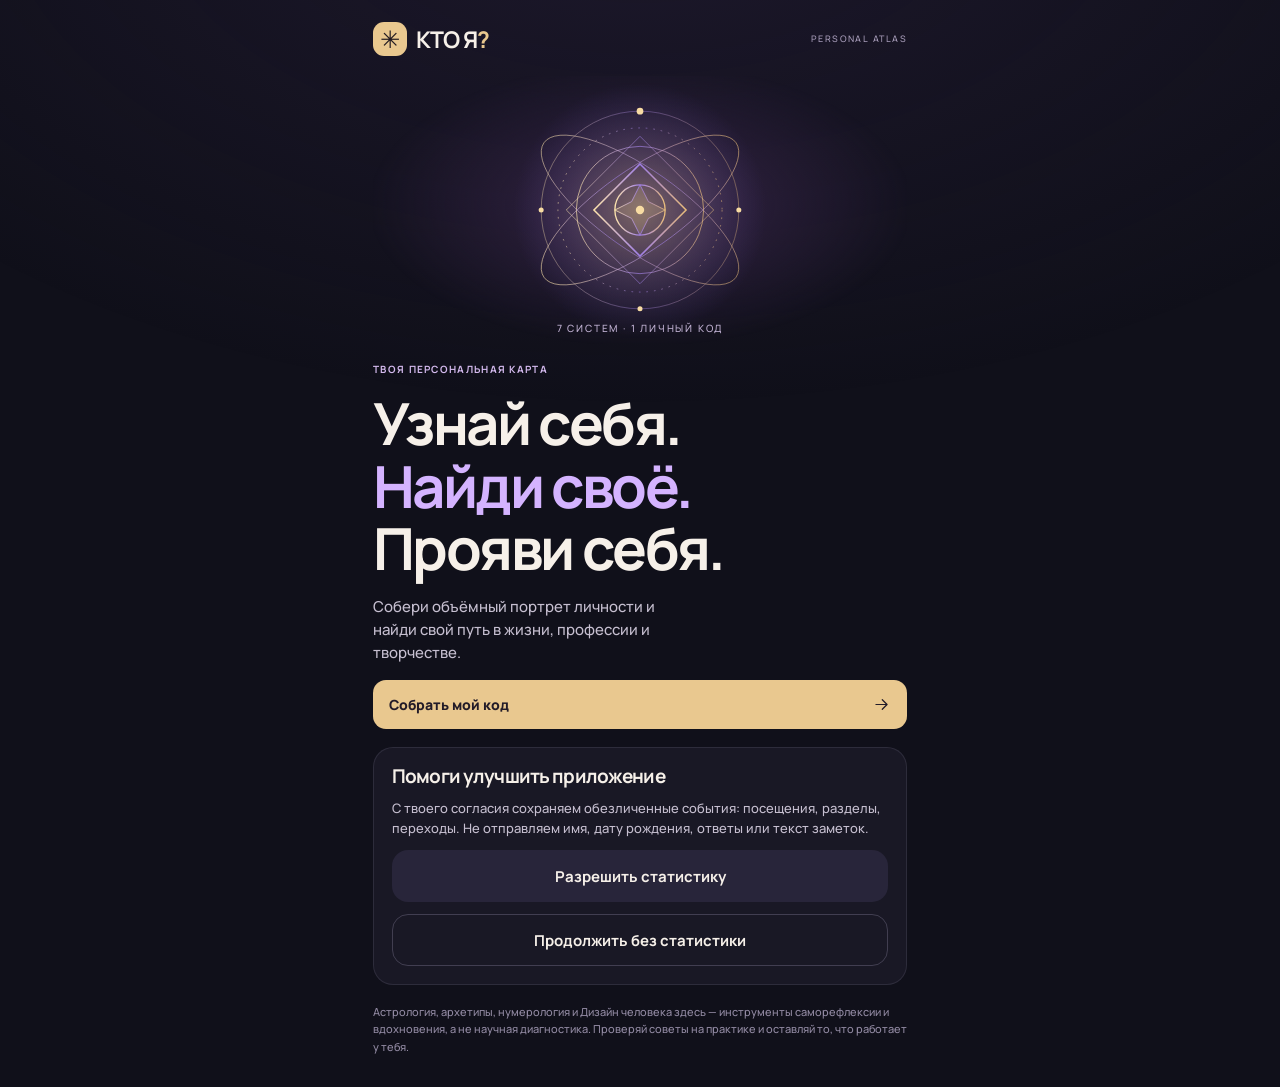
<file: index.html>
<!doctype html>
<html lang="ru">
<head>
  <meta charset="utf-8">
  <meta name="viewport" content="width=device-width, initial-scale=1, maximum-scale=1, viewport-fit=cover">
  <meta name="color-scheme" content="dark">
  <meta name="theme-color" content="#090C18">
  <title>КТО Я? — персональная карта личности</title>
  <link rel="preconnect" href="https://fonts.googleapis.com">
  <link rel="preconnect" href="https://fonts.gstatic.com" crossorigin>
  <link href="https://fonts.googleapis.com/css2?family=Unbounded:wght@500;700&family=Manrope:wght@400;500;600;700&display=swap" rel="stylesheet">
  <link rel="stylesheet" href="css/style.css">
  <link rel="stylesheet" href="css/orbit.css">
  <script src="https://telegram.org/js/telegram-web-app.js"></script>
</head>
<body>
  <div class="glow" aria-hidden="true"></div>
  <main id="app" class="app"></main>
  <nav id="tabbar" class="tabbar" hidden></nav>
  <div id="toast" class="toast" role="status" aria-live="polite"></div>

  <script src="vendor/astronomy.browser.min.js"></script>
  <script src="js/config.js"></script>
  <script src="js/analytics.js"></script>
  <script src="js/data.js"></script>
  <script src="js/cities-extra.js"></script>
  <script src="js/natal-data.js"></script>
  <script src="js/astro.js"></script>
  <script src="js/forecast-2027.js"></script>
  <script src="js/hd.js"></script>
  <script src="js/archetypes.js"></script>
  <script src="js/passports.js"></script>
  <script src="js/numer-data.js"></script>
  <script src="js/numer-grow.js"></script>
  <script src="js/systems.js"></script>
  <script src="js/hd-data.js"></script>
  <script src="js/synth.js"></script>
  <script src="js/niches-more.js"></script>
  <script src="js/niches.js"></script>
  <script src="js/hooks.js"></script>
  <script src="js/niches-map.js"></script>
  <script src="js/stop-spec.js"></script>
  <script src="js/stop.js"></script>
  <script src="js/extras.js"></script>
  <script src="js/studio.js"></script>
  <script src="js/hl-titles.js"></script>
  <script src="js/growth-data.js"></script>
  <script src="js/growth.js"></script>
  <script src="js/profile.js"></script>
  <script src="js/hooklab.js"></script>
  <script src="js/insight.js"></script>
  <script src="js/insight-ui.js"></script>
  <script src="js/producer.js"></script>
  <script src="js/route.js"></script>
  <script src="js/life-profile.js"></script>
  <script src="js/orbit-ui.js"></script>
  <script src="js/app.js"></script>
</body>
</html>
</file>
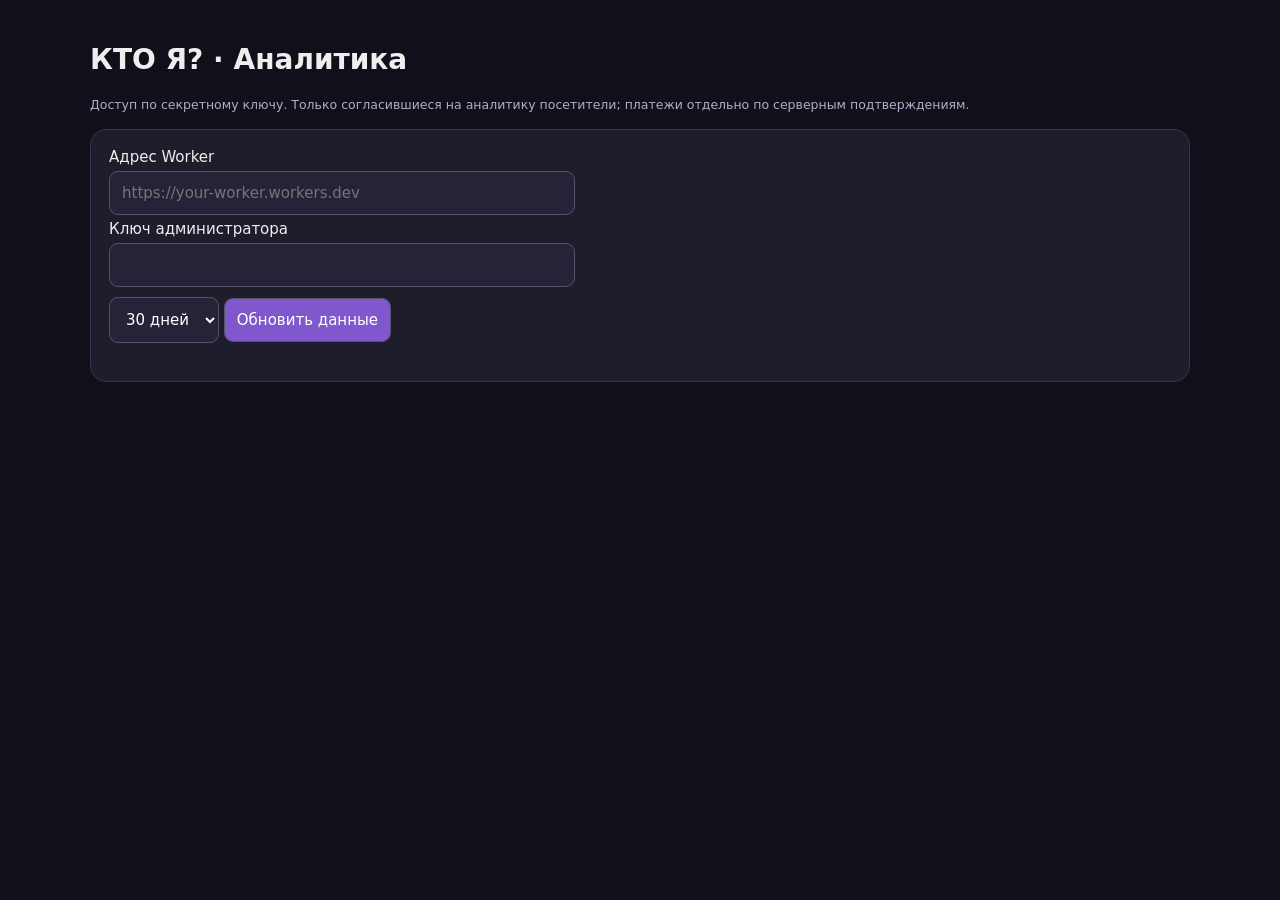
<file: admin.html>
<!doctype html><html lang="ru"><head><meta charset="utf-8"><meta name="viewport" content="width=device-width,initial-scale=1"><title>КТО Я? — аналитика</title><style>body{background:#10101a;color:#eee;font:15px system-ui;margin:0;padding:24px}main{max-width:1100px;margin:auto}h1{font-size:28px}section{background:#1e1d2c;border:1px solid #35334b;border-radius:16px;padding:18px;margin:16px 0;overflow:auto}input,select,button{font:inherit;padding:12px;border-radius:9px;border:1px solid #57516c;background:#262339;color:white;margin:5px 0}input{width:min(90%,440px)}button{background:#8057cd;cursor:pointer}table{width:100%;border-collapse:collapse}td,th{text-align:left;padding:10px;border-bottom:1px solid #38354b}small{color:#b6aacb}.kpis{display:grid;grid-template-columns:repeat(auto-fit,minmax(130px,1fr));gap:12px}.kpi{background:#29253d;padding:16px;border-radius:12px}.kpi b{display:block;font-size:25px;color:#e6c5ff}.bar{height:8px;background:#a688eb;border-radius:6px}</style></head><body><main><h1>КТО Я? · Аналитика</h1><small>Доступ по секретному ключу. Только согласившиеся на аналитику посетители; платежи отдельно по серверным подтверждениям.</small><section><form id="login"><label>Адрес Worker<br><input id="endpoint" type="url" required placeholder="https://your-worker.workers.dev"></label><br><label>Ключ администратора<br><input id="key" type="password" required autocomplete="current-password"></label><br><select id="days"><option value="1">24 часа</option><option value="7">7 дней</option><option value="30" selected>30 дней</option><option value="90">90 дней</option></select> <button>Обновить данные</button></form><p id="status" role="status"></p></section><div id="out"></div></main><script>
const $=id=>document.getElementById(id),esc=x=>String(x??'').replace(/[&<>"']/g,c=>({'&':'&amp;','<':'&lt;','>':'&gt;','"':'&quot;',"'":'&#39;'}[c]));
const table=(title,rows,cols)=>'<section><h2>'+esc(title)+'</h2>'+(rows?.length?'<table><thead><tr>'+cols.map(c=>'<th>'+esc(c[1])+'</th>').join('')+'</tr></thead><tbody>'+rows.map(r=>'<tr>'+cols.map(c=>'<td>'+esc(r[c[0]])+'</td>').join('')+'</tr>').join('')+'</tbody></table>':'<small>Пока нет данных</small>')+'</section>';
$('login').onsubmit=async e=>{e.preventDefault();$('status').textContent='Загрузка…';try{let url=new URL($('endpoint').value);if(url.protocol!=='https:')throw Error('Требуется HTTPS');const r=await fetch(url.origin+'/analytics-admin',{method:'POST',headers:{'Content-Type':'application/json'},body:JSON.stringify({key:$('key').value,days:+$('days').value})});const d=await r.json();if(!r.ok)throw Error(d.error||r.status);const k=[['Посетители',d.totals.visitors],['Сессии',d.totals.sessions],['Вернулись в другой день',d.returners.returning],['Платежи',d.purchases.reduce((s,x)=>s+x.purchases,0)],['Stars',d.purchases.reduce((s,x)=>s+x.stars,0)]];$('out').innerHTML='<section class="kpis">'+k.map(x=>'<div class="kpi"><small>'+esc(x[0])+'</small><b>'+esc(x[1])+'</b></div>').join('')+'</section>'+table('Воронка (уникальные посетители на каждом событии, не последовательная когорта)',d.funnel,[['type','Событие'],['visitors','Люди'],['events','Действия']])+table('Источники и кампании',d.sources,[['source','Источник'],['campaign','Кампания'],['visitors','Люди']])+table('Популярность разделов',d.screens,[['section','Раздел'],['views','Просмотры'],['visitors','Люди']])+table('Время в разделах',d.times,[['section','Раздел'],['avg_seconds','Среднее, сек'],['total_seconds','Всего, сек']])+table('Цели',d.goals,[['goal','Цель'],['visitors','Люди']])+table('Динамика по дням',d.daily,[['day','Дата UTC'],['visitors','Люди']])+table('Переходы в UNIQ',d.uniqSources,[['source','Источник'],['campaign','Кампания'],['visitors','Люди']])+table('Действия в разделах',d.actions,[['section','Раздел'],['detail','Действие'],['actions','Количество'],['visitors','Люди']])+table('Повторное использование (анонимные ID устройств)',d.repeat,[['visitor','ID'],['sessions','Сессии'],['events','События']])+table('Подтверждённые покупки',d.purchases,[['pack','Пакет'],['purchases','Оплаты'],['stars','Stars']]);$('status').textContent='Данные обновлены';}catch(e){$('status').textContent='Не удалось получить данные: '+e.message;}};
</script></body></html>
</file>
<file: css/style.css>
[hidden] { display: none !important; }
:root {
  --bg: #090C18;
  --bg2: #0E1324;
  --card: #131A30;
  --card2: #18203A;
  --line: rgba(255, 255, 255, .08);
  --line2: rgba(255, 255, 255, .14);
  --text: #EEF0F8;
  --muted: #9AA3C0;
  --dim: #6B7493;
  --accent: #FFB547;
  --accent-ink: #1A1206;
  --ok: #6FD3A4;
  --danger: #FF6B6B;
  --r: 20px;
  --r-sm: 14px;
  --pad: 16px;
  --display: 'Unbounded', 'Manrope', system-ui, sans-serif;
  --body: 'Manrope', -apple-system, 'Segoe UI', Roboto, system-ui, sans-serif;
  --safe-b: env(safe-area-inset-bottom, 0px);
}

* { box-sizing: border-box; -webkit-tap-highlight-color: transparent; }
html, body { margin: 0; background: var(--bg); color: var(--text); }
body {
  font: 500 15px/1.5 var(--body);
  min-height: 100vh;
  overflow-x: hidden;
  -webkit-font-smoothing: antialiased;
}
.glow {
  position: fixed; inset: -20% -30% auto; height: 70vh; pointer-events: none; z-index: 0;
  background:
    radial-gradient(60% 50% at 70% 20%, rgba(124, 140, 255, .18), transparent 70%),
    radial-gradient(40% 35% at 15% 10%, rgba(255, 181, 71, .10), transparent 70%);
}
.app { position: relative; z-index: 1; max-width: 560px; margin: 0 auto; padding: 18px var(--pad) calc(96px + var(--safe-b)); }
.app.no-tabs { padding-bottom: calc(32px + var(--safe-b)); }

h1, h2, h3 { font-family: var(--display); font-weight: 700; letter-spacing: -.01em; margin: 0; line-height: 1.15; }
h1 { font-size: 26px; }
h2 { font-size: 19px; }
h3 { font-size: 15px; font-weight: 500; }
p { margin: 0; }
.muted { color: var(--muted); }
.dim { color: var(--dim); font-size: 13px; }
.eyebrow { font: 600 11px/1 var(--body); letter-spacing: .14em; text-transform: uppercase; color: var(--accent); }
.stack { display: flex; flex-direction: column; gap: 12px; }
.stack-lg { display: flex; flex-direction: column; gap: 20px; }
.row { display: flex; gap: 10px; align-items: center; }
.row.wrap { flex-wrap: wrap; }
.between { justify-content: space-between; }
.screen { animation: in .28s ease both; }
@keyframes in { from { opacity: 0; transform: translateY(8px); } to { opacity: 1; transform: none; } }

.head { display: flex; flex-direction: column; gap: 8px; margin: 6px 0 20px; }
.head p { color: var(--muted); }

/* Buttons */
.btn {
  appearance: none; border: 0; cursor: pointer; font: 700 15px/1 var(--body);
  min-height: 52px; padding: 0 20px; border-radius: 16px; width: 100%;
  background: var(--accent); color: var(--accent-ink);
  display: inline-flex; align-items: center; justify-content: center; gap: 8px;
  transition: transform .12s ease, opacity .12s;
}
.btn:active { transform: scale(.98); }
.btn[disabled] { opacity: .45; pointer-events: none; }
.btn.ghost { background: transparent; color: var(--text); border: 1px solid var(--line2); }
.btn.soft { background: var(--card2); color: var(--text); }
.btn.danger { background: transparent; color: var(--danger); border: 1px solid rgba(255, 107, 107, .35); }
.btn.sm { min-height: 38px; padding: 0 14px; font-size: 13px; border-radius: 12px; width: auto; }
.linkbtn { background: none; border: 0; color: var(--muted); font: 600 13px var(--body); padding: 8px 0; cursor: pointer; text-decoration: underline; text-underline-offset: 3px; }

/* Cards */
.card {
  background: linear-gradient(180deg, var(--card2), var(--card));
  border: 1px solid var(--line); border-radius: var(--r); padding: 18px;
}
.card.flat { background: var(--card); }
.card.accent { border-color: rgba(255, 181, 71, .35); background: linear-gradient(160deg, rgba(255, 181, 71, .12), var(--card) 55%); }
.tap { cursor: pointer; transition: transform .12s ease, border-color .12s; }
.tap:active { transform: scale(.985); }

.choice { display: flex; gap: 14px; align-items: center; text-align: left; width: 100%; color: var(--text); font: inherit; }
.choice .ic { width: 44px; height: 44px; border-radius: 14px; background: rgba(255, 255, 255, .05); display: grid; place-items: center; font-size: 20px; flex: none; }
.choice b { display: block; font-size: 15px; }
.choice small { display: block; color: var(--muted); font-size: 13px; line-height: 1.35; margin-top: 2px; }
.choice.on { border-color: var(--accent); }

/* Insight card */
.insight { display: flex; flex-direction: column; gap: 14px; }
.insight .top { display: flex; justify-content: space-between; gap: 10px; align-items: flex-start; }
.insight .factor { font-size: 12px; color: var(--dim); }
.insight .lead { font-size: 17px; line-height: 1.45; font-weight: 600; }
.insight .ex { border-left: 2px solid var(--line2); padding-left: 12px; color: var(--muted); font-size: 14px; }
.insight .act { background: rgba(255, 181, 71, .08); border-radius: var(--r-sm); padding: 12px 14px; font-size: 14px; }
.insight .act b { color: var(--accent); font-size: 12px; letter-spacing: .08em; text-transform: uppercase; display: block; margin-bottom: 4px; }
.iconbtn { background: rgba(255, 255, 255, .05); border: 0; color: var(--muted); width: 36px; height: 36px; border-radius: 12px; display: grid; place-items: center; cursor: pointer; flex: none; font-size: 16px; }
.iconbtn.on { color: var(--accent); background: rgba(255, 181, 71, .12); }

/* Hero / chart */
.hero { position: relative; overflow: hidden; }
.hero .orbit { position: absolute; right: -60px; top: -60px; width: 220px; height: 220px; border-radius: 50%; border: 1px solid var(--line2); }
.hero .orbit::after { content: ''; position: absolute; inset: 36px; border-radius: 50%; border: 1px dashed var(--line); }
.big3 { display: grid; grid-template-columns: repeat(3, 1fr); gap: 8px; margin-top: 16px; }
.big3 > div { background: rgba(255, 255, 255, .04); border-radius: 14px; padding: 12px 10px; }
.big3 .g { font-size: 22px; line-height: 1; color: var(--accent); }
.big3 .l { font-size: 11px; color: var(--dim); margin-top: 8px; text-transform: uppercase; letter-spacing: .08em; }
.big3 .v { font-weight: 700; font-size: 14px; margin-top: 2px; }

.bars { display: flex; flex-direction: column; gap: 8px; }
.bar { display: grid; grid-template-columns: 74px 1fr 30px; gap: 10px; align-items: center; font-size: 13px; }
.bar .track { height: 8px; border-radius: 8px; background: rgba(255, 255, 255, .06); overflow: hidden; }
.bar .fill { height: 100%; border-radius: 8px; }
.bar .n { text-align: right; color: var(--dim); }

/* Sign grid */
.signs { display: grid; grid-template-columns: repeat(3, 1fr); gap: 8px; }
.sign { background: var(--card); border: 1px solid var(--line); border-radius: 16px; padding: 14px 6px; text-align: center; cursor: pointer; color: var(--text); font: inherit; }
.sign .g { font-size: 26px; line-height: 1; color: var(--accent); }
.sign .n { font-weight: 700; font-size: 13px; margin-top: 8px; }
.sign .d { font-size: 11px; color: var(--dim); }

/* Forms */
label.f { display: flex; flex-direction: column; gap: 6px; font-size: 13px; color: var(--muted); font-weight: 600; }
input[type=text], input[type=date], input[type=time], input[type=number], select, textarea {
  width: 100%; min-height: 50px; border-radius: 14px; border: 1px solid var(--line2); background: var(--bg2);
  color: var(--text); font: 600 16px var(--body); padding: 12px 14px; outline: none; color-scheme: dark;
}
input:focus, select:focus, textarea:focus { border-color: var(--accent); }
input:disabled { opacity: .4; }
.check { display: flex; gap: 12px; align-items: flex-start; font-size: 14px; color: var(--muted); cursor: pointer; }
.check input { width: 22px; height: 22px; accent-color: var(--accent); flex: none; margin: 0; }
.err { color: var(--danger); font-size: 13px; min-height: 1em; }
.grid2 { display: grid; grid-template-columns: 1fr 1fr; gap: 10px; }

.suggest { background: var(--card2); border: 1px solid var(--line2); border-radius: 14px; overflow: hidden; max-height: 240px; overflow-y: auto; }
.suggest button { display: block; width: 100%; text-align: left; padding: 12px 14px; background: none; border: 0; border-bottom: 1px solid var(--line); color: var(--text); font: 600 15px var(--body); cursor: pointer; }
.suggest button:last-child { border-bottom: 0; }

.chips { display: flex; flex-wrap: wrap; gap: 8px; }
.chip { border: 1px solid var(--line2); background: transparent; color: var(--text); padding: 9px 14px; border-radius: 999px; font: 600 13px var(--body); cursor: pointer; }
.chip.on { background: var(--accent); color: var(--accent-ink); border-color: var(--accent); }

/* Lists */
.list { display: flex; flex-direction: column; }
.li { display: flex; gap: 12px; align-items: center; padding: 12px 0; border-bottom: 1px solid var(--line); }
.li:last-child { border-bottom: 0; }
.li .g { width: 28px; text-align: center; font-size: 18px; color: var(--accent); flex: none; }
.li .t { flex: 1; }
.li .v { font-weight: 700; text-align: right; }
.li .v small { display: block; font-weight: 500; color: var(--dim); font-size: 12px; }

.steps { counter-reset: s; display: flex; flex-direction: column; gap: 6px; margin: 0; padding: 0; list-style: none; }
.steps li { counter-increment: s; display: flex; gap: 10px; font-size: 14px; }
.steps li::before { content: counter(s); font: 700 11px/20px var(--body); width: 20px; height: 20px; text-align: center; border-radius: 50%; background: rgba(255, 255, 255, .07); color: var(--muted); flex: none; margin-top: 1px; }

/* Plan */
.todo { display: flex; gap: 14px; align-items: flex-start; padding: 14px 0; border-bottom: 1px solid var(--line); cursor: pointer; }
.todo:last-child { border-bottom: 0; }
.todo .box { width: 26px; height: 26px; border-radius: 9px; border: 2px solid var(--line2); flex: none; display: grid; place-items: center; font-size: 14px; color: var(--accent-ink); transition: .15s; }
.todo.done .box { background: var(--ok); border-color: var(--ok); }
.todo.done .tx { color: var(--dim); text-decoration: line-through; }
.todo .day { font-size: 11px; color: var(--dim); text-transform: uppercase; letter-spacing: .08em; }
.progress { height: 6px; border-radius: 6px; background: rgba(255, 255, 255, .06); overflow: hidden; }
.progress > i { display: block; height: 100%; background: var(--ok); border-radius: 6px; transition: width .3s; }

/* Storyboard */
.shot { display: grid; grid-template-columns: 54px 1fr; gap: 14px; }
.shot .num { background: rgba(255, 255, 255, .04); border-radius: 14px; display: flex; flex-direction: column; align-items: center; justify-content: center; padding: 10px 0; }
.shot .num b { font-family: var(--display); font-size: 20px; }
.shot .num small { font-size: 11px; color: var(--dim); }
.kv { display: grid; grid-template-columns: 92px 1fr; gap: 4px 10px; font-size: 13px; }
.kv dt { color: var(--dim); }
.kv dd { margin: 0; }
.say { font-weight: 700; font-size: 15px; margin-bottom: 8px; }

/* Tariffs */
.tariff ul { margin: 10px 0 0; padding-left: 18px; color: var(--muted); font-size: 14px; }
.price { font-family: var(--display); font-size: 22px; }
.badge { display: inline-block; font: 700 11px/1 var(--body); padding: 5px 8px; border-radius: 8px; background: rgba(111, 211, 164, .15); color: var(--ok); }
.badge.warn { background: rgba(255, 181, 71, .14); color: var(--accent); }

/* Home tiles */
.tiles { display: grid; grid-template-columns: 1fr 1fr; gap: 10px; }
.tile { background: var(--card); border: 1px solid var(--line); border-radius: 18px; padding: 16px; min-height: 108px; display: flex; flex-direction: column; justify-content: space-between; cursor: pointer; color: var(--text); text-align: left; font: inherit; }
.tile .ic { font-size: 22px; }
.tile b { font-size: 14px; }
.tile small { color: var(--dim); font-size: 12px; display: block; }

/* Tabbar */
.tabbar {
  position: fixed; left: 0; right: 0; bottom: 0; z-index: 5;
  display: grid; grid-template-columns: repeat(5, 1fr);
  padding: 8px 8px calc(8px + var(--safe-b));
  background: rgba(9, 12, 24, .88); backdrop-filter: blur(14px); -webkit-backdrop-filter: blur(14px);
  border-top: 1px solid var(--line);
}
.tabbar button { background: none; border: 0; color: var(--dim); font: 600 11px var(--body); display: flex; flex-direction: column; align-items: center; gap: 4px; padding: 6px 0; cursor: pointer; }
.tabbar button .i { font-size: 18px; line-height: 1; }
.tabbar button.on { color: var(--accent); }

.toast { position: fixed; left: 50%; bottom: calc(92px + var(--safe-b)); transform: translate(-50%, 20px); background: var(--text); color: var(--bg); padding: 10px 16px; border-radius: 12px; font-weight: 700; font-size: 14px; opacity: 0; pointer-events: none; transition: .2s; z-index: 10; max-width: calc(100% - 32px); text-align: center; }
.toast.show { opacity: 1; transform: translate(-50%, 0); }

.disclaimer { font-size: 12px; color: var(--dim); line-height: 1.5; }
.sep { height: 1px; background: var(--line); margin: 4px 0; }
.empty { text-align: center; padding: 36px 16px; color: var(--muted); }
.empty .ic { font-size: 34px; margin-bottom: 10px; }
.logo { font-family: var(--display); font-weight: 700; font-size: 15px; letter-spacing: .02em; display: flex; align-items: center; gap: 8px; }
.logo i { width: 22px; height: 22px; border-radius: 50%; border: 2px solid var(--accent); position: relative; }
.logo i::after { content: ''; position: absolute; width: 6px; height: 6px; background: var(--accent); border-radius: 50%; right: -4px; top: -4px; }
.welcome-art { height: 210px; position: relative; margin: 8px 0 4px; }
.welcome-art .o { position: absolute; border-radius: 50%; border: 1px solid var(--line2); left: 50%; top: 50%; transform: translate(-50%, -50%); }
.welcome-art .p { position: absolute; width: 10px; height: 10px; border-radius: 50%; background: var(--accent); box-shadow: 0 0 18px var(--accent); }
.welcome-art .c { position: absolute; left: 50%; top: 50%; transform: translate(-50%, -50%); font-size: 34px; color: var(--accent); }
@media (prefers-reduced-motion: no-preference) {
  .spin { animation: spin 40s linear infinite; }
  .spin.r { animation-duration: 60s; animation-direction: reverse; }
  @keyframes spin { to { transform: translate(-50%, -50%) rotate(360deg); } }
}

/* ===== 2.0 ===== */
:root { --c-chart: #8FC8FF; --c-arch: #FFB547; --c-num: #6FD3A4; --c-hd: #C79BFF; }
.src { display: inline-block; font: 700 10px/1 var(--body); letter-spacing: .06em; text-transform: uppercase; padding: 4px 7px; border-radius: 7px; vertical-align: 1px; white-space: nowrap; }
.src-chart { color: var(--c-chart); background: rgba(143, 200, 255, .12); }
.src-arch { color: var(--c-arch); background: rgba(255, 181, 71, .12); }
.src-num { color: var(--c-num); background: rgba(111, 211, 164, .12); }
.src-hd { color: var(--c-hd); background: rgba(199, 155, 255, .13); }
.sys-row { display: flex; gap: 8px; flex-wrap: wrap; }
.formula { display: flex; flex-wrap: wrap; align-items: center; gap: 6px; margin-top: 4px; }
.fchip { display: inline-flex; align-items: center; gap: 6px; padding: 8px 12px; border-radius: 12px; font: 700 14px var(--body); }
.fchip b { font-family: var(--display); font-size: 15px; }
.plus { color: var(--dim); font-weight: 700; }
.coverage .seg4 { display: grid; grid-template-columns: repeat(4, 1fr); gap: 6px; margin: 12px 0 4px; }
.coverage .seg4 i { height: 6px; border-radius: 6px; background: rgba(255, 255, 255, .08); }
.coverage .seg4 i.on.src-chart { background: var(--c-chart); } .coverage .seg4 i.on.src-arch { background: var(--c-arch); }
.coverage .seg4 i.on.src-num { background: var(--c-num); } .coverage .seg4 i.on.src-hd { background: var(--c-hd); }
.pill-row { display: grid; grid-template-columns: 92px 1fr; gap: 10px; align-items: baseline; padding: 8px 0; border-top: 1px solid var(--line); }
.pill-row span { font: 700 11px var(--body); letter-spacing: .08em; text-transform: uppercase; color: var(--muted); }
.pill-row p { font-weight: 600; font-size: 15px; }
.line { font-size: 14.5px; line-height: 1.55; }
.bi { width: 30px; height: 30px; border-radius: 10px; background: rgba(255, 255, 255, .06); display: grid; place-items: center; color: var(--accent); }
.sys-tile { display: flex; align-items: center; gap: 14px; text-align: left; color: var(--text); font: inherit; width: 100%; }
.sys-tile .t { flex: 1; min-width: 0; } .sys-tile b { display: block; font-size: 16px; } .sys-tile small { color: var(--muted); font-size: 13px; }
.sys-g { width: 48px; height: 48px; border-radius: 15px; display: grid; place-items: center; font: 700 20px var(--display); flex: none; }
.q { font-size: 22px; line-height: 1.3; margin: 12px 0 26px; min-height: 3.9em; text-wrap: balance; }
.scale { display: flex; flex-direction: column; gap: 8px; }
.sc { display: flex; align-items: center; gap: 14px; min-height: 54px; padding: 0 16px; border-radius: 16px; border: 1px solid var(--line2); background: var(--card); color: var(--text); font: 600 15px var(--body); cursor: pointer; text-align: left; transition: .12s; }
.sc .dot { width: 28px; height: 28px; border-radius: 50%; border: 1.5px solid var(--line2); display: grid; place-items: center; font-size: 12px; color: var(--muted); flex: none; }
.sc.on { border-color: var(--accent); background: rgba(255, 181, 71, .1); } .sc.on .dot { background: var(--accent); color: var(--accent-ink); border-color: var(--accent); }
.radar, .bodygraph { width: 100%; max-width: 340px; display: block; margin: 0 auto; }
.bodygraph { max-width: 280px; }
.palette { display: flex; align-items: center; gap: 6px; } .palette i { width: 26px; height: 26px; border-radius: 8px; border: 1px solid var(--line2); }
.palette span { margin-left: 6px; }
.hook { font-weight: 700; padding: 10px 12px; background: rgba(255, 255, 255, .04); border-radius: 12px; }
.numgrid { display: grid; grid-template-columns: 1fr 1fr; gap: 10px; }
.numcard { background: linear-gradient(160deg, rgba(111, 211, 164, .12), var(--card) 60%); border: 1px solid var(--line); border-radius: 18px; padding: 16px; display: flex; flex-direction: column; gap: 2px; }
.numcard b { font: 700 34px/1 var(--display); color: var(--c-num); }
.numcard span { font-weight: 700; margin-top: 6px; } .numcard small { color: var(--muted); font-size: 12px; }
.numcard.off { background: var(--card); } .numcard.off b { color: var(--dim); }
.mini { display: flex; flex-direction: column; gap: 4px; padding: 14px; } .mini b { font-size: 15px; }
.chat { display: flex; flex-direction: column; gap: 10px; margin-bottom: 14px; }
.msg { max-width: 88%; padding: 12px 14px; border-radius: 18px; font-size: 14.5px; line-height: 1.5; position: relative; }
.msg.bot { background: var(--card2); border: 1px solid var(--line); border-bottom-left-radius: 6px; align-self: flex-start; }
.msg.me { background: var(--accent); color: var(--accent-ink); font-weight: 600; border-bottom-right-radius: 6px; align-self: flex-end; }
.msg .src { margin: 0 1px; }
.msrc { display: block; margin-top: 8px; font-size: 11px; color: var(--dim); }
.actline { color: var(--accent); }
.dots { display: inline-flex; gap: 4px; } .dots i { width: 6px; height: 6px; border-radius: 50%; background: var(--muted); animation: blink 1s infinite; }
.dots i:nth-child(2) { animation-delay: .15s; } .dots i:nth-child(3) { animation-delay: .3s; }
@keyframes blink { 50% { opacity: .2; } }
.ask-chips { margin-bottom: 12px; } .ask-chips .chip { font-size: 12.5px; padding: 8px 12px; }
.askbar { position: sticky; bottom: calc(76px + var(--safe-b)); display: flex; gap: 8px; padding: 8px; background: rgba(9, 12, 24, .92); backdrop-filter: blur(10px); border: 1px solid var(--line2); border-radius: 18px; z-index: 3; }
.askbar input { min-height: 44px; border: 0; background: transparent; }
.askbar .btn { min-height: 44px; width: 48px; padding: 0; font-size: 18px; }
.idea-t { font: 700 16px/1.35 var(--body); }
/* тест архетипов 3.0 */
.fc { text-align: left; color: var(--text); font: 700 16px/1.4 var(--body); padding: 20px 18px; width: 100%; }
.fc.on { border-color: var(--accent); background: rgba(255, 181, 71, .12); }
.arch-hero { display: flex; flex-direction: column; gap: 12px; }
.ah { display: flex; align-items: center; gap: 14px; }
.ah h1 { font-size: 30px; margin-bottom: 6px; }
.aglyph { width: 64px; height: 64px; border-radius: 20px; display: grid; place-items: center; font-size: 34px; color: var(--accent); background: rgba(255, 181, 71, .12); flex: none; }
.frole { display: grid; grid-template-columns: 122px 1fr; gap: 10px; align-items: start; padding: 10px 0; border-top: 1px solid var(--line); }
.frole .badge { justify-self: start; } .frole p { font-size: 13.5px; margin-top: 3px; }
.badge.off { background: rgba(255, 255, 255, .07); color: var(--muted); }
.arows { display: flex; flex-direction: column; margin-top: 8px; }
.arow { border-bottom: 1px solid var(--line); } .arow:last-child { border-bottom: 0; }
.arow summary { display: grid; grid-template-columns: 24px 112px 1fr 26px; gap: 10px; align-items: center; padding: 10px 0; cursor: pointer; list-style: none; font-size: 14px; }
.arow summary::-webkit-details-marker { display: none; }
.arow .ag { color: var(--accent); text-align: center; } .arow .an { font-weight: 600; }
.arow .ab { height: 8px; border-radius: 8px; background: rgba(255, 255, 255, .06); overflow: hidden; }
.arow .ab i { display: block; height: 100%; border-radius: 8px; background: rgba(255, 255, 255, .25); }
.arow .ab i.lead { background: var(--accent); } .arow .ab i.sup { background: rgba(255, 181, 71, .55); } .arow .ab i.low { background: rgba(255, 255, 255, .12); }
.arow .av { text-align: right; color: var(--muted); font-variant-numeric: tabular-nums; }
.arow p { padding: 0 0 12px 34px; font-size: 13.5px; }
@media (max-width: 380px) { .frole { grid-template-columns: 1fr; } .arow summary { grid-template-columns: 22px 96px 1fr 24px; } }
/* зоны баллов как в оригинальном бланке */
.arow .ab i.z-active { background: #F08A6E; } .arow .ab i.z-dev { background: #4FC46A; } .arow .ab i.z-weak { background: #5A8FC4; } .arow .ab i.z-dorm { background: #E04BD0; }
.zones { display: flex; flex-wrap: wrap; gap: 6px 12px; margin-top: 10px; font: 600 11.5px var(--body); }
.zones .z-active { color: #F08A6E; } .zones .z-dev { color: #4FC46A; } .zones .z-weak { color: #5A8FC4; } .zones .z-dorm { color: #E04BD0; }
.core { font-size: 13.5px; line-height: 1.6; } .core b { color: var(--text); white-space: nowrap; }
/* контент-паспорт */
.plist { margin: 0; padding: 0; list-style: none; display: grid; gap: 9px; }
.plist li { position: relative; padding-left: 18px; font-size: 14.5px; line-height: 1.5; }
.plist li::before { content: ''; position: absolute; left: 0; top: 8px; width: 7px; height: 7px; border-radius: 50%; background: var(--accent); }
.eyebrow.ok { color: var(--ok); } .eyebrow.warn { color: #F2A93B; }
.psy p { font-size: 15.5px; line-height: 1.65; }
.swatches { display: grid; grid-template-columns: repeat(4, 1fr); gap: 8px; }
.sw { height: 64px; border-radius: 14px; border: 1px solid var(--line2); display: flex; align-items: flex-end; padding: 6px; cursor: pointer; }
.sw code { font: 700 10px var(--body); background: rgba(255, 255, 255, .92); color: #111; padding: 2px 6px; border-radius: 6px; }
@media (max-width: 520px) { .g1m { grid-template-columns: 1fr; } }
/* оценка точности */
.rate { display: grid; grid-template-columns: repeat(5, 1fr); gap: 6px; }
.rt { display: flex; flex-direction: column; align-items: center; gap: 4px; padding: 10px 2px; border-radius: 14px; border: 1px solid var(--line2); background: var(--card); color: var(--text); cursor: pointer; font: 600 10.5px/1.2 var(--body); text-align: center; }
.rt b { font: 700 18px var(--display); } .rt.on { border-color: var(--accent); background: rgba(255, 181, 71, .12); }
/* мастерская */
.hookrow { display: grid; grid-template-columns: 1fr auto; gap: 8px; align-items: center; }
.mrow { display: grid; grid-template-columns: 38px 1fr; gap: 10px; padding: 8px 0; border-top: 1px solid var(--line); }
.mrow:first-of-type { border-top: 0; }
.mday { font: 700 12px var(--body); color: var(--accent); padding-top: 2px; }
.mrow b { font-size: 14.5px; font-weight: 600; } .mrow p { margin-top: 2px; }
.bio { white-space: pre-wrap; font: 600 14.5px/1.6 var(--body); margin: 0; background: rgba(255, 255, 255, .04); padding: 12px 14px; border-radius: 12px; }

/* ===== 2.6: хуки, план, шапка, мини-тесты, дашборд, эмблемы ===== */
.src-extra { color: #F48FB1; background: rgba(244, 143, 177, .13); }
.center { text-align: center; }
.nichenote b { color: var(--text); }
.hk { display: flex; flex-direction: column; gap: 8px; padding: 10px 0; border-top: 1px solid var(--line); }
.hk:first-child { border-top: 0; padding-top: 0; }
.hk .hook { margin: 0; }
.hkmeta { display: flex; align-items: center; gap: 8px; flex-wrap: wrap; }
.visp { display: inline-flex; gap: 4px; }
.visp i { font: 700 11px/1 var(--body); font-style: normal; width: 20px; height: 20px; border-radius: 6px; display: grid; place-items: center; }
.v-b { background: rgba(111, 211, 164, .16); color: #6FD3A4; } .v-i { background: rgba(199, 155, 255, .16); color: #C79BFF; }
.v-s { background: rgba(255, 122, 69, .16); color: #FF7A45; } .v-p { background: rgba(143, 200, 255, .16); color: #8FC8FF; }
.hkscore { width: 60px; height: 6px; border-radius: 6px; background: rgba(255, 255, 255, .08); overflow: hidden; }
.hkscore b { display: block; height: 100%; background: var(--accent); border-radius: 6px; }
.hkbtns { margin-left: auto; display: inline-flex; gap: 6px; }
.exhook { background: rgba(255, 255, 255, .04); border-radius: 14px; padding: 12px 14px; }
.gtag { font-weight: 700; } .g-t { color: #6FD3A4; } .g-r { color: #8FC8FF; } .g-s { color: var(--accent); }
.rchip { display: inline-block; padding: 8px 12px; border-radius: 999px; font: 600 13px var(--body); border: 1px solid var(--line2); }
.swatches.s6 { grid-template-columns: repeat(6, 1fr); } .swatches.s6 .sw { height: 54px; }
@media (max-width: 400px) { .swatches.s6 { grid-template-columns: repeat(3, 1fr); } }

/* эмблемы стихий */
.code-head { position: relative; padding-right: 64px; }
.sign-badge { position: absolute; right: 0; top: -6px; width: 56px; height: 56px; display: grid; place-items: center; }
.sign-badge .sb-glyph { position: absolute; right: -2px; bottom: -2px; width: 22px; height: 22px; border-radius: 50%; background: var(--card2); border: 1px solid var(--line2); display: grid; place-items: center; font-size: 12px; color: var(--accent); }
@media (prefers-reduced-motion: no-preference) {
  .em-flame { transform-origin: 32px 56px; animation: flick 1.6s ease-in-out infinite; }
  .em-flame2 { transform-origin: 32px 50px; animation: flick 1.1s ease-in-out infinite reverse; }
  @keyframes flick { 0%, 100% { transform: scale(1, 1) skewX(0); } 30% { transform: scale(.96, 1.06) skewX(-3deg); } 60% { transform: scale(1.03, .95) skewX(2deg); } }
  .em-leaf { transform-origin: 50px 52px; animation: sway 3s ease-in-out infinite; }
  @keyframes sway { 0%, 100% { transform: rotate(-6deg); } 50% { transform: rotate(8deg); } }
  .em-wind { stroke-dasharray: 60; animation: wind 2.4s linear infinite; } .em-wind.w2 { animation-delay: .4s; } .em-wind.w3 { animation-delay: .8s; }
  @keyframes wind { 0% { stroke-dashoffset: 60; opacity: .2; } 40% { opacity: 1; } 100% { stroke-dashoffset: -60; opacity: .2; } }
  .em-wave { animation: wave 2.6s ease-in-out infinite; } .em-wave.v2 { animation-delay: .3s; } .em-wave.v3 { animation-delay: .6s; }
  @keyframes wave { 0%, 100% { transform: translateX(0); } 50% { transform: translateX(-4px); } }
}

/* дашборд профиля */
.dash { display: flex; flex-direction: column; gap: 14px; }
.dash > * { animation: rise .55s cubic-bezier(.2, .8, .2, 1) both; }
.dash > *:nth-child(2) { animation-delay: .08s; } .dash > *:nth-child(3) { animation-delay: .16s; } .dash > *:nth-child(4) { animation-delay: .24s; } .dash > *:nth-child(5) { animation-delay: .32s; } .dash > *:nth-child(6) { animation-delay: .4s; }
@keyframes rise { from { opacity: 0; transform: translateY(14px) scale(.98); } to { opacity: 1; transform: none; } }
.dash-hero { display: flex; gap: 16px; align-items: center; overflow: hidden; background: radial-gradient(120% 100% at 0% 0%, rgba(255, 181, 71, .16), transparent 60%), linear-gradient(180deg, var(--card2), var(--card)); }
.dash-hero h1 { font-size: 24px; margin: 4px 0; }
.dh-emblem { position: relative; width: 96px; height: 96px; flex: none; display: grid; place-items: center; }
.dh-orbit { position: absolute; inset: -4px; border-radius: 50%; border: 1px dashed var(--line2); }
.dh-orbit i { position: absolute; top: -10px; left: 50%; margin-left: -10px; width: 20px; height: 20px; border-radius: 50%; background: var(--accent); color: var(--accent-ink); font: 700 11px/20px var(--body); text-align: center; font-style: normal; }
@media (prefers-reduced-motion: no-preference) { .dh-orbit { animation: orbit 14s linear infinite; } .dh-orbit i { animation: orbit 14s linear infinite reverse; } @keyframes orbit { to { transform: rotate(360deg); } } }
.stats { display: grid; grid-template-columns: repeat(3, 1fr); gap: 8px; }
.stat { background: var(--card); border: 1px solid var(--line); border-radius: 16px; padding: 12px 10px; display: flex; flex-direction: column; gap: 2px; }
.stat b { font: 700 24px/1 var(--display); color: var(--accent); font-variant-numeric: tabular-nums; }
.stat span { font-size: 12px; color: var(--muted); font-weight: 600; } .stat small { font-size: 11px; color: var(--dim); }
.dash-row { display: grid; grid-template-columns: 120px 1fr; gap: 16px; align-items: center; }
.donut { width: 120px; height: 120px; transform: rotate(-90deg); }
.dseg { animation: dash .9s ease-out both; }
@keyframes dash { from { stroke-dasharray: 0 300; } }
.lg { display: grid; grid-template-columns: 12px 1fr auto; gap: 8px; align-items: center; font-size: 13.5px; padding: 3px 0; }
.lg i { width: 10px; height: 10px; border-radius: 3px; } .lg b { font-variant-numeric: tabular-nums; }
.abar { display: grid; grid-template-columns: 130px 1fr 26px; gap: 10px; align-items: center; font-size: 13.5px; }
.abar .track { height: 8px; border-radius: 8px; background: rgba(255, 255, 255, .06); overflow: hidden; }
.abar .fill { display: block; height: 100%; border-radius: 8px; background: var(--accent); width: var(--w); }
.abar .fill.grow { animation: grow .9s cubic-bezier(.2, .8, .2, 1) both; } @keyframes grow { from { width: 0; } }
.abar b { text-align: right; font-variant-numeric: tabular-nums; }
.numrow { display: flex; flex-wrap: wrap; gap: 10px; }
.numrow > div { flex: 1 1 70px; background: rgba(255, 255, 255, .04); border-radius: 14px; padding: 10px; text-align: center; }
.numrow b { display: block; font: 700 22px var(--display); color: var(--c-num); } .numrow small { font-size: 11px; color: var(--muted); }

/* матрица */
.mx { position: relative; width: 100%; max-width: 300px; aspect-ratio: 1; margin: 0 auto; }
.mxlines { position: absolute; inset: 0; width: 100%; height: 100%; }
.mxp { position: absolute; width: 64px; height: 64px; margin: -32px 0 0 -32px; border-radius: 50%; background: var(--card2); border: 1px solid var(--line2); display: flex; flex-direction: column; align-items: center; justify-content: center; z-index: 1; text-align: center; }
.mxp b { font: 700 20px var(--display); color: var(--accent); } .mxp small { font-size: 8.5px; color: var(--muted); line-height: 1.1; padding: 0 4px; }
.mxp.p0 { left: 9%; top: 50%; } .mxp.p1 { left: 50%; top: 9%; } .mxp.p2 { left: 91%; top: 50%; } .mxp.p3 { left: 50%; top: 91%; } .mxp.p4 { left: 50%; top: 50%; width: 80px; height: 80px; margin: -40px 0 0 -40px; border-color: var(--accent); }

/* ===== v3: рост — страхи, тренажёр, речь, разбор, карточка, актуальные ===== */
h2.sec { margin: 22px 0 10px; font-size: 15px; color: var(--muted); font-family: var(--body); font-weight: 700; letter-spacing: .02em; }
h2.sec:first-of-type { margin-top: 6px; }
.chip.sm { padding: 7px 11px; font-size: 12px; }
textarea { width: 100%; background: var(--bg2); border: 1px solid var(--line2); color: var(--text); border-radius: 14px; padding: 12px 14px; font: 500 15px/1.45 var(--body); resize: vertical; }
textarea:focus { outline: none; border-color: var(--accent); }
.fear-tile { display: grid; grid-template-columns: 40px 1fr auto; gap: 12px; align-items: center; text-align: left; width: 100%; color: var(--text); font: inherit; }
.fear-tile .fi { font-size: 26px; text-align: center; }
.fear-tile b { display: block; font-size: 15px; }
.fear-tile small { color: var(--dim); font-size: 12.5px; display: block; margin-top: 2px; }
.fear-tile .fv { width: 54px; height: 6px; border-radius: 9px; background: rgba(255,255,255,.08); overflow: hidden; }
.fear-tile .fv i { display: block; height: 100%; background: linear-gradient(90deg, var(--accent), #F08A6E); border-radius: 9px; }
.fear-voice { background: linear-gradient(135deg, rgba(240,138,110,.16), rgba(255,181,71,.08)); }
.fear-voice p { font: 600 17px/1.45 var(--body); margin: 0; font-style: italic; }
.fearline { width: 100%; height: auto; }
.fearline .draw { stroke-dasharray: 900; stroke-dashoffset: 900; animation: drawline 1.4s ease-out forwards; }
@keyframes drawline { to { stroke-dashoffset: 0; } }
.scale10 { display: grid; grid-template-columns: repeat(10, 1fr); gap: 5px; }
.scale10 button { border: 1px solid var(--line2); background: transparent; color: var(--text); border-radius: 10px; padding: 10px 0; font: 700 14px var(--body); cursor: pointer; }
.scale10 button.on { background: var(--accent); color: var(--accent-ink); border-color: var(--accent); }
.filebtn { position: relative; display: inline-flex; align-items: center; justify-content: center; cursor: pointer; }
.clip { width: 100%; border-radius: 14px; margin-top: 8px; background: #000; max-height: 420px; }
.ba { background: rgba(255,255,255,.04); border-radius: 14px; padding: 8px; min-height: 80px; }
.ba small { color: var(--dim); }
.ba .clip { margin-top: 4px; }
.ex { padding: 10px 0; border-top: 1px solid var(--line); display: grid; grid-template-columns: 1fr auto; gap: 2px 10px; }
.ex:first-of-type { border-top: 0; }
.ex p { grid-column: 1 / -1; margin: 2px 0 0; color: var(--muted); font-size: 14px; }
.twister { font: 700 19px/1.4 var(--display); margin: 4px 0; }
.warm { display: flex; flex-direction: column; align-items: center; text-align: center; gap: 10px; padding: 26px 18px; }
.wring, .sring { --p: 0; --c: var(--accent); width: 124px; height: 124px; border-radius: 50%; display: grid; place-content: center; text-align: center;
  background: radial-gradient(closest-side, var(--card) 79%, transparent 80% 100%), conic-gradient(var(--c) calc(var(--p) * 360deg), rgba(255,255,255,.08) 0); transition: background .4s; }
.wring b, .sring b { font: 700 34px/1 var(--display); }
.wring small, .sring small { color: var(--dim); font-size: 12px; }
.dscore { display: grid; grid-template-columns: 124px 1fr; gap: 16px; align-items: center; }
.vstats { display: flex; flex-wrap: wrap; gap: 6px; }
.vstats span { background: rgba(255,255,255,.06); border-radius: 999px; padding: 5px 10px; font-size: 12.5px; }
.dq { padding: 8px 0 10px; border-top: 1px solid var(--line); }
.dq:first-of-type { border-top: 0; }
.dq b { display: block; margin-bottom: 8px; font-size: 14.5px; }
.issue { border-left: 3px solid var(--line2); padding: 4px 0 4px 12px; }
.issue.w3 { border-color: #F08A6E; } .issue.w2 { border-color: var(--accent); } .issue.w1 { border-color: var(--dim); }
.issue p { margin: 4px 0 0; color: var(--muted); font-size: 14px; }
.aitext { font-size: 14.5px; line-height: 1.55; }
.hktag { display: inline-block; margin: 2px 0 6px; font-size: 11.5px; font-weight: 700; color: #C9B8FF; background: rgba(150,120,255,.14); border-radius: 999px; padding: 3px 9px; }
.hktag.t-hard { color: #FFB3A0; background: rgba(240,138,110,.16); }
.hktag.t-absurd { color: #9FE6C4; background: rgba(111,211,164,.14); }
.hktag.t-x18 { color: #FF9AA8; background: rgba(255,107,107,.16); }
.fit { color: var(--accent); }
/* актуальные */
.hlset { display: flex; gap: 12px; overflow-x: auto; padding: 4px 2px 8px; scrollbar-width: none; }
.hlset::-webkit-scrollbar { display: none; }
.hlc { flex: 0 0 auto; width: 74px; background: none; border: 0; color: var(--text); display: flex; flex-direction: column; align-items: center; gap: 6px; cursor: pointer; font: inherit; }
.hlc small { font-size: 11px; line-height: 1.25; text-align: center; color: var(--muted); }
.hlc.on small { color: var(--text); font-weight: 700; }
.hlring { width: 62px; height: 62px; border-radius: 50%; padding: 3px; background: var(--line2); display: grid; place-items: center; }
.hlring i { font-style: normal; width: 100%; height: 100%; border-radius: 50%; background: var(--bg2); display: grid; place-items: center; font-size: 22px; color: var(--accent); }
.hlc.on .hlring, .hlring.big { background: conic-gradient(from 200deg, #FFB547, #F08A6E, #C9B8FF, #FFB547); }
.hlring.big { width: 72px; height: 72px; flex: 0 0 auto; }
.story { display: grid; grid-template-columns: 64px 1fr; gap: 12px; }
.story .snum { background: rgba(255,255,255,.04); border-radius: 14px; display: flex; flex-direction: column; align-items: center; justify-content: center; padding: 8px 4px; text-align: center; }
.story .snum b { font: 700 20px var(--display); }
.story .snum small { font-size: 10.5px; color: var(--dim); line-height: 1.2; }
.story .say { font-weight: 700; margin: 0 0 8px; }
/* карточка «Мой код» */
.mycard-cta { display: grid; grid-template-columns: 44px 1fr auto; gap: 12px; align-items: center; text-align: left; width: 100%; color: var(--text); font: inherit; background: linear-gradient(120deg, rgba(255,181,71,.16), rgba(201,184,255,.12)); }
.mycard-cta .mcc-g { width: 44px; height: 44px; border-radius: 50%; display: grid; place-items: center; font-size: 22px; background: rgba(255,255,255,.08); animation: spin 8s linear infinite; }
.mycard-cta small { display: block; color: var(--dim); font-size: 12.5px; }
.mycard { position: relative; overflow: hidden; border-radius: 26px; aspect-ratio: 9 / 16; max-height: 640px; margin: 0 auto; width: 100%; max-width: 360px; padding: 26px 20px; display: flex; flex-direction: column; align-items: center; text-align: center; isolation: isolate; background: #090C18; box-shadow: 0 30px 80px -30px var(--c1); }
.mc-bg { position: absolute; inset: -20%; z-index: -2; background: radial-gradient(circle at 50% 38%, var(--c1) 0%, transparent 45%), radial-gradient(circle at 20% 90%, var(--c2) 0%, transparent 35%), linear-gradient(160deg, var(--c3), #090C18 60%, var(--c3)); opacity: .9; animation: mcbg 9s ease-in-out infinite alternate; }
@keyframes mcbg { 0% { transform: translate(0,0) scale(1); } 100% { transform: translate(-4%, 3%) scale(1.08); } }
.mc-ring { position: absolute; z-index: -1; top: 16%; left: 50%; width: 220px; height: 220px; margin-left: -110px; border-radius: 50%; border: 1.5px solid color-mix(in srgb, var(--c2) 60%, transparent); animation: spin 24s linear infinite; }
.mc-ring::after { content: ''; position: absolute; top: -5px; left: 50%; width: 10px; height: 10px; margin-left: -5px; border-radius: 50%; background: var(--c2); box-shadow: 0 0 16px var(--c2); }
.mc-ring.r2 { top: calc(16% - 40px); width: 300px; height: 300px; margin-left: -150px; border-style: dashed; opacity: .5; animation-duration: 40s; animation-direction: reverse; }
@keyframes spin { to { transform: rotate(360deg); } }
.mc-spark i { position: absolute; z-index: -1; width: 4px; height: 4px; border-radius: 50%; background: var(--c2); left: calc(8% + var(--i) * 6.3%); bottom: -10px; opacity: 0; animation: rise 6s linear infinite; animation-delay: calc(var(--i) * -.45s); }
@keyframes rise { 0% { transform: translateY(0); opacity: 0; } 15% { opacity: .9; } 100% { transform: translateY(-560px); opacity: 0; } }
.mc-top { width: 100%; display: flex; justify-content: space-between; font-size: 10.5px; letter-spacing: .14em; color: rgba(255,255,255,.7); font-weight: 700; }
.mc-glyph { margin-top: 48px; font: 700 96px/1 var(--display); color: var(--c2); text-shadow: 0 0 40px var(--c1); animation: float 4s ease-in-out infinite; }
@keyframes float { 50% { transform: translateY(-8px); } }
.mc-name { margin-top: auto; font: 700 22px var(--display); }
.mc-arch { font: 700 30px/1.1 var(--display); color: var(--c2); margin-top: 6px; text-transform: uppercase; background: linear-gradient(90deg, var(--c2), #fff, var(--c2)); background-size: 200% 100%; -webkit-background-clip: text; background-clip: text; -webkit-text-fill-color: transparent; animation: shine 4s linear infinite; }
@keyframes shine { to { background-position: -200% 0; } }
.mc-tag { margin-top: 6px; font-size: 13.5px; color: rgba(255,255,255,.82); max-width: 280px; }
.mc-chips { display: flex; flex-wrap: wrap; justify-content: center; gap: 6px; margin-top: 14px; }
.mc-chips span { background: rgba(255,255,255,.12); backdrop-filter: blur(6px); border-radius: 999px; padding: 5px 11px; font-size: 12px; font-weight: 600; }
.mc-sub { margin-top: 10px; font-size: 12px; color: rgba(255,255,255,.65); }
.mc-foot { margin-top: 18px; font: 700 14px var(--display); color: var(--c2); }
.cardimg { width: 100%; max-width: 320px; border-radius: 18px; margin: 0 auto; display: block; }
@media (prefers-reduced-motion: reduce) { .mc-bg, .mc-ring, .mc-spark i, .mc-glyph, .mc-arch, .mycard-cta .mcc-g, .fearline .draw { animation: none !important; } .fearline .draw { stroke-dashoffset: 0; } }

/* ===== v4: натальная карта ===== */
.wheelcard { padding: 10px; }
.wheel { width: 100%; height: auto; display: block; animation: wheelIn 1.1s cubic-bezier(.2,.8,.2,1) both; }
@keyframes wheelIn { from { transform: rotate(-40deg) scale(.85); opacity: 0; } to { transform: none; opacity: 1; } }
.wseg { animation: fadeIn .5s both; animation-delay: calc(var(--i) * 40ms); }
.wsign { font-size: 15px; text-anchor: middle; dominant-baseline: central; font-family: 'Segoe UI Symbol', 'Noto Sans Symbols', sans-serif; }
.whouse { font-size: 8px; fill: rgba(255,255,255,.4); text-anchor: middle; dominant-baseline: central; }
.wpl { cursor: pointer; animation: plIn .5s both; animation-delay: calc(.6s + var(--i, 0) * 70ms); }
@keyframes plIn { from { opacity: 0; transform: scale(.4); transform-origin: 160px 160px; } to { opacity: 1; transform: none; } }
@keyframes fadeIn { from { opacity: 0; } }
.wdot { fill: #141A2E; stroke: var(--accent); stroke-width: 1.2; transition: fill .2s; }
.wpl:hover .wdot, .wpl:active .wdot { fill: var(--accent); }
.wglyph { font-size: 12px; fill: #fff; text-anchor: middle; dominant-baseline: central; pointer-events: none; font-family: 'Segoe UI Symbol', 'Noto Sans Symbols', sans-serif; }
.wangle { font: 700 10px var(--body); fill: var(--accent); text-anchor: middle; dominant-baseline: central; }
.w-legend { text-align: center; font-size: 11.5px; color: var(--dim); margin-top: 4px; }
.retro { font-size: 10px; font-weight: 800; color: #F08A6E; border: 1px solid currentColor; border-radius: 5px; padding: 0 3px; vertical-align: 2px; }
.elements { display: grid; grid-template-columns: repeat(4, 1fr); gap: 8px; text-align: center; }
.elx { display: flex; flex-direction: column; align-items: center; gap: 2px; animation: fadeUp .6s both; animation-delay: var(--d); }
@keyframes fadeUp { from { opacity: 0; transform: translateY(10px); } }
.elring { position: relative; width: 74px; height: 74px; }
.elring svg { width: 100%; height: 100%; transform: rotate(-90deg); }
.elring .bg { fill: none; stroke: rgba(255,255,255,.08); stroke-width: 7; }
.elring .fg { fill: none; stroke: var(--c); stroke-width: 7; stroke-linecap: round; animation: ringIn 1.3s cubic-bezier(.2,.8,.2,1) both; animation-delay: var(--d); filter: drop-shadow(0 0 6px var(--c)); }
@keyframes ringIn { from { stroke-dasharray: 0 276.5; } }
.elemb { position: absolute; inset: 0; display: grid; place-items: center; }
.elemb svg { transform: none; width: 46px; height: 46px; }
.elx b { font: 700 17px var(--display); color: var(--c); }
.elx small { font-size: 11.5px; color: var(--muted); }
.modes { display: grid; grid-template-columns: repeat(3, 1fr); gap: 10px; height: 110px; align-items: end; }
.modes > div { display: flex; flex-direction: column; align-items: center; justify-content: flex-end; height: 100%; gap: 3px; }
.modes i { display: block; width: 100%; max-width: 64px; border-radius: 10px 10px 4px 4px; background: rgba(255,255,255,.12); animation: growUp 1s cubic-bezier(.2,.8,.2,1) both; }
.modes .on i { background: linear-gradient(180deg, var(--accent), #F08A6E); }
@keyframes growUp { from { height: 0 !important; } }
.modes b { font-size: 13px; } .modes small { font-size: 11px; color: var(--dim); }
.ptile { display: grid; grid-template-columns: 46px 1fr auto; gap: 12px; align-items: center; text-align: left; width: 100%; color: var(--text); font: inherit; margin-bottom: 8px; }
.ptile .pg { width: 46px; height: 46px; border-radius: 50%; display: grid; place-items: center; font-size: 22px; background: radial-gradient(circle at 30% 30%, rgba(255,181,71,.35), rgba(255,255,255,.04)); color: var(--accent); }
.ptile small { display: block; font-size: 11px; color: var(--dim); text-transform: uppercase; letter-spacing: .06em; }
.ptile b { display: block; font-size: 15.5px; }
.ptile .t > span { font-size: 13px; color: var(--muted); }
.planet-hero { text-align: center; display: flex; flex-direction: column; align-items: center; gap: 6px; padding-top: 26px; overflow: hidden; position: relative; }
.planet-hero h1 { font-size: 24px; }
.ph-orbit { width: 120px; height: 120px; border-radius: 50%; border: 1px dashed rgba(255,255,255,.25); display: grid; place-items: center; position: relative; animation: spin 30s linear infinite; margin-bottom: 8px; }
.ph-orbit::after { content: ''; position: absolute; top: -4px; left: 50%; width: 8px; height: 8px; border-radius: 50%; background: var(--accent); box-shadow: 0 0 12px var(--accent); }
.ph-g { font-size: 54px; color: var(--accent); animation: spin 30s linear infinite reverse; text-shadow: 0 0 24px rgba(255,181,71,.6); }
.planet-hero.el-fire { background: radial-gradient(circle at 50% 0, rgba(255,122,69,.25), var(--card) 60%); }
.planet-hero.el-earth { background: radial-gradient(circle at 50% 0, rgba(155,194,122,.25), var(--card) 60%); }
.planet-hero.el-air { background: radial-gradient(circle at 50% 0, rgba(142,197,255,.25), var(--card) 60%); }
.planet-hero.el-water { background: radial-gradient(circle at 50% 0, rgba(124,140,255,.28), var(--card) 60%); }
@media (prefers-reduced-motion: reduce) { .wheel, .wseg, .wpl, .elx, .elring .fg, .modes i, .ph-orbit, .ph-g { animation: none !important; } }

/* ===== v4: нумерология ===== */
.numgrid.six { grid-template-columns: repeat(3, 1fr); }
.numgrid.six .numcard { animation: fadeUp .5s both; animation-delay: var(--d); }
.psq { display: grid; grid-template-columns: repeat(3, 1fr); gap: 6px; }
.pcell { background: rgba(255,255,255,.04); border-radius: 14px; border: 1px solid var(--line); animation: fadeUp .5s both; animation-delay: var(--d); }
.pcell summary { list-style: none; cursor: pointer; padding: 12px 6px; text-align: center; display: flex; flex-direction: column; gap: 4px; min-height: 76px; justify-content: center; }
.pcell summary::-webkit-details-marker { display: none; }
.pcell b { font: 700 17px var(--display); letter-spacing: .04em; word-break: break-all; }
.pcell small { font-size: 10.5px; color: var(--dim); line-height: 1.2; }
.pcell p { padding: 0 10px 10px; margin: 0; font-size: 13px; }
.pcell[open] { grid-column: 1 / -1; order: -1; }
.pcell.lv0 b { color: var(--dim); } .pcell.lv2 { border-color: rgba(255,181,71,.35); } .pcell.lv3, .pcell.lv4 { border-color: var(--accent); background: rgba(255,181,71,.08); }
.pline { animation: fadeUp .5s both; animation-delay: var(--d); }
.pline small { display: block; color: var(--muted); font-size: 12.5px; margin-top: 4px; }
.pbar { display: block; height: 7px; border-radius: 9px; background: rgba(255,255,255,.07); overflow: hidden; margin-top: 6px; }
.pbar i { display: block; height: 100%; border-radius: 9px; background: rgba(255,255,255,.3); animation: barIn 1s cubic-bezier(.2,.8,.2,1) both; animation-delay: var(--d); }
.pline.lv2 .pbar i, .pline.lv3 .pbar i { background: linear-gradient(90deg, var(--accent), #F08A6E); }
@keyframes barIn { from { width: 0 !important; } }
.peaks { display: grid; grid-template-columns: repeat(4, 1fr); gap: 6px; }
.peak { background: rgba(255,255,255,.04); border-radius: 14px; padding: 10px 8px; display: flex; flex-direction: column; gap: 3px; border: 1px solid transparent; }
.peak.on { border-color: var(--accent); background: rgba(255,181,71,.08); }
.peak small { font-size: 10.5px; color: var(--dim); } .peak b { font: 700 22px var(--display); color: var(--accent); }
.peak span { font-size: 11.5px; line-height: 1.25; } .peak em { font-style: normal; font-size: 10.5px; color: var(--dim); line-height: 1.25; }
@media (max-width: 380px) { .peaks { grid-template-columns: repeat(2, 1fr); } }

/* ===== v4: дизайн человека ===== */
.hdsig { display: grid; grid-template-columns: 1fr 1fr; gap: 8px; }
.hdsig > div { border-radius: 18px; padding: 14px; display: flex; flex-direction: column; gap: 4px; }
.hdsig .ok { background: linear-gradient(135deg, rgba(111,211,154,.18), rgba(111,211,154,.05)); }
.hdsig .no { background: linear-gradient(135deg, rgba(240,138,110,.18), rgba(240,138,110,.05)); }
.hdsig small { font-size: 11.5px; color: var(--muted); } .hdsig b { font: 700 18px var(--display); }
.hdl { margin: 0; padding: 0; list-style: none; display: flex; flex-direction: column; gap: 8px; }
.hdl li { padding-left: 22px; position: relative; font-size: 14.5px; line-height: 1.45; }
.hdl li::before { position: absolute; left: 0; top: 0; }
.hdl.pain li::before { content: '•'; color: #F08A6E; font-size: 18px; line-height: 1.1; }
.hdl.sol li::before { content: '✓'; color: #6FD39A; }
.hdl.dang li::before { content: '!'; color: #F08A6E; font-weight: 800; }
.hdl.blk li::before { content: '—'; color: var(--dim); }
.hdc { border-top: 1px solid var(--line); padding: 8px 0; }
.hdc summary { cursor: pointer; list-style: none; display: flex; flex-direction: column; gap: 2px; }
.hdc summary::-webkit-details-marker { display: none; }
.hdc small { color: var(--dim); font-size: 12.5px; } .hdc.def b { color: var(--accent); }
.hdc p { margin: 6px 0 0; font-size: 14px; }

/* ===== v4: новый профиль ===== */
.pnew { gap: 14px; }
.pcover { position: relative; overflow: hidden; border-radius: 28px; padding: 28px 18px 18px; text-align: center; display: flex; flex-direction: column; align-items: center; gap: 6px; isolation: isolate; border: 1px solid var(--line); }
.pc-bg { position: absolute; inset: -30%; z-index: -1; background: radial-gradient(circle at 50% 30%, color-mix(in srgb, var(--c1) 55%, transparent), transparent 55%), radial-gradient(circle at 85% 90%, rgba(201,184,255,.25), transparent 40%), linear-gradient(180deg, #121830, #0B0F1E); animation: mcbg 10s ease-in-out infinite alternate; }
.pc-ava { position: relative; width: 150px; height: 150px; display: grid; place-items: center; margin-bottom: 6px; }
.pc-orbit { position: absolute; inset: 0; border-radius: 50%; border: 1px dashed rgba(255,255,255,.22); animation: spin 26s linear infinite; }
.pc-orbit i { position: absolute; top: 50%; left: 50%; width: 30px; height: 30px; margin: -15px; border-radius: 50%; background: #141A2E; border: 1px solid rgba(255,255,255,.18); display: grid; place-items: center; font-style: normal; font-size: 14px; font-weight: 700; color: var(--accent); transform: rotate(var(--a)) translateY(-75px) rotate(calc(-1 * var(--a))); }
.pc-orbit i { animation: counter 26s linear infinite; }
@keyframes counter { to { transform: rotate(calc(var(--a) + 360deg)) translateY(-75px) rotate(calc(-1 * var(--a) - 720deg)); } }
.pc-face { position: relative; width: 120px; height: 120px; display: grid; place-items: center; }
.pc-face .pring { position: absolute; inset: 0; }
.pc-face span { width: 92px; height: 92px; border-radius: 50%; display: grid; place-items: center; font: 700 32px var(--display); background: radial-gradient(circle at 30% 25%, color-mix(in srgb, var(--c1) 70%, #fff 0%), #1A2140 75%); box-shadow: 0 10px 40px -10px var(--c1); }
.pring { width: 100%; height: 100%; transform: rotate(-90deg); }
.pring .bg { fill: none; stroke: rgba(255,255,255,.1); }
.pring .fg { fill: none; stroke: var(--c); stroke-linecap: round; stroke-dasharray: var(--len); stroke-dashoffset: var(--off); animation: pringIn 1.4s cubic-bezier(.2,.8,.2,1) both; }
@keyframes pringIn { from { stroke-dashoffset: var(--len); } }
.pcover h1 { font-size: 26px; margin: 0; }
.pc-id { color: var(--muted); font-size: 14px; margin: 0; }
.pc-tag { font-style: italic; font-size: 13.5px; color: rgba(255,255,255,.75); margin: 0; }
.pc-comp { margin-top: 10px; display: flex; flex-wrap: wrap; gap: 8px; align-items: center; justify-content: center; font-size: 13px; color: var(--muted); }
.pc-comp b { color: var(--accent); }
.bento-grid { display: grid; grid-template-columns: 1fr 1fr; gap: 10px; }
.bento { position: relative; overflow: hidden; text-align: left; background: var(--card); border: 1px solid var(--line); border-radius: 22px; padding: 14px; color: var(--text); font: inherit; display: flex; flex-direction: column; gap: 4px; min-height: 124px; cursor: pointer; animation: fadeUp .5s both; transition: transform .15s; }
.bento:active { transform: scale(.98); }
.bento.wide { grid-column: 1 / -1; min-height: 0; }
.bento b { font: 700 18px var(--display); } .bento small { color: var(--muted); font-size: 12.5px; line-height: 1.3; }
.bento .bg-big { font-size: 22px; color: var(--accent); }
.bento .bg-num { font: 700 46px/1 var(--display); color: var(--accent); }
.bg-emb { position: absolute; right: 8px; top: 8px; opacity: .9; }
.bg-bars { display: flex; gap: 6px; align-items: flex-end; height: 44px; margin-top: 6px; }
.bg-bars i { flex: 1; height: var(--h); border-radius: 6px 6px 3px 3px; background: linear-gradient(180deg, var(--accent), rgba(240,138,110,.7)); animation: growUp .9s cubic-bezier(.2,.8,.2,1) both; animation-delay: var(--d); }
.bg-bars i + i { opacity: .7; } .bg-bars i:nth-child(n+3) { opacity: .45; }
.b-arch { background: linear-gradient(135deg, rgba(255,181,71,.14), var(--card) 60%); }
.b-hd { background: linear-gradient(135deg, rgba(201,184,255,.14), var(--card) 60%); }
.b-num { background: linear-gradient(135deg, rgba(111,211,154,.12), var(--card) 60%); }
.bg-minis { display: flex; gap: 6px; } .bg-minis i { font-style: normal; width: 34px; height: 34px; border-radius: 10px; display: grid; place-items: center; background: rgba(255,255,255,.05); filter: grayscale(1); opacity: .5; }
.bg-minis i.on { filter: none; opacity: 1; background: rgba(255,181,71,.15); }
.pformula { display: flex; flex-wrap: wrap; gap: 6px; align-items: center; }
.pformula em { font-style: normal; color: var(--dim); }
.pf { display: inline-flex; gap: 6px; align-items: center; background: rgba(255,255,255,.06); border-radius: 999px; padding: 6px 12px 6px 6px; font-size: 13px; font-weight: 600; animation: fadeUp .5s both; animation-delay: var(--d); }
.pf i { font-style: normal; width: 24px; height: 24px; border-radius: 50%; display: grid; place-items: center; background: rgba(255,181,71,.2); color: var(--accent); font-size: 12px; }
.pday { display: grid; grid-template-columns: 64px 1fr; gap: 14px; align-items: center; background: linear-gradient(120deg, rgba(255,181,71,.12), var(--card)); }
.pd-n { width: 64px; height: 64px; border-radius: 20px; display: grid; place-items: center; font: 700 30px var(--display); color: var(--accent-ink); background: var(--accent); animation: float 4s ease-in-out infinite; }
.pday p { margin: 4px 0 0; font-size: 14px; }
.pelems { display: grid; grid-template-columns: 140px 1fr; gap: 14px; align-items: center; }
.pdonut { width: 140px; height: 140px; }
.parc { animation: arcIn 1.2s cubic-bezier(.2,.8,.2,1) both; animation-delay: var(--d); }
@keyframes arcIn { from { stroke-dasharray: 0 400; } }
.pd-big { font: 700 22px var(--display); fill: #fff; text-anchor: middle; } .pd-sub { font-size: 11px; fill: var(--muted); text-anchor: middle; }
.pe-leg { display: flex; flex-direction: column; gap: 6px; font-size: 13px; }
.pe-leg div { display: flex; align-items: center; gap: 8px; } .pe-leg i { width: 10px; height: 10px; border-radius: 3px; } .pe-leg b { margin-left: auto; }
.pe-leg small { color: var(--dim); }
.pact { display: grid; grid-template-columns: repeat(4, 1fr); gap: 6px; }
.pa { background: none; border: 0; color: var(--text); font: inherit; display: flex; flex-direction: column; align-items: center; gap: 6px; cursor: pointer; padding: 0; }
.pa-ring { position: relative; width: 64px; height: 64px; display: grid; place-items: center; }
.pa-ring .pring { position: absolute; inset: 0; }
.pa-ring b { font: 700 17px var(--display); }
.pa small { font-size: 11px; color: var(--muted); text-align: center; line-height: 1.25; }
.pstrip { display: grid; grid-template-columns: repeat(3, 1fr); gap: 6px; border-top: 1px solid var(--line); padding-top: 12px; text-align: center; }
.pstrip b { font: 700 20px var(--display); display: block; } .pstrip small { font-size: 11px; color: var(--dim); }
@media (prefers-reduced-motion: reduce) { .pc-bg, .pc-orbit, .pc-orbit i, .pring .fg, .bento, .bg-bars i, .pf, .pd-n, .parc { animation: none !important; } }
.numgrid.six { grid-template-columns: repeat(3, minmax(0, 1fr)); gap: 8px; }
.numgrid.six .numcard { min-width: 0; padding: 12px 10px; }
.numgrid.six .numcard span { font-size: 13px; word-break: break-word; }
.numgrid.six .numcard small { font-size: 11px; }
.psq, .peaks, .elements, .pact, .bento-grid { min-width: 0; }
.psq > *, .peaks > *, .bento-grid > * { min-width: 0; }

/* ===== v4: движок хуков СТОП ===== */
.seg { display: grid; grid-template-columns: 1fr 1fr; background: rgba(255,255,255,.05); border-radius: 14px; padding: 4px; gap: 4px; }
.seg button { border: 0; background: transparent; color: var(--muted); font: 700 14px var(--body); padding: 10px; border-radius: 10px; cursor: pointer; }
.seg button.on { background: var(--accent); color: var(--accent-ink); }
.params { border-top: 1px solid var(--line); padding-top: 10px; }
.params summary { cursor: pointer; font-size: 13.5px; color: var(--muted); }
.params[open] summary { margin-bottom: 8px; }
.params > .dim { display: block; margin-top: 8px; }
.tgl { display: flex; align-items: center; gap: 10px; font-size: 14px; cursor: pointer; }
.tgl input { width: 20px; height: 20px; accent-color: var(--accent); }
.tgl.sm { font-size: 12.5px; color: var(--muted); }
.sh-list { padding: 4px 14px; }
.sh { display: grid; grid-template-columns: 28px 1fr; gap: 10px; padding: 14px 0; border-top: 1px solid var(--line); animation: fadeUp .4s both; }
.sh:first-child { border-top: 0; }
.sh-n { width: 28px; height: 28px; border-radius: 9px; display: grid; place-items: center; font: 700 13px var(--display); background: rgba(255,255,255,.06); }
.sh-t { margin: 0; font-weight: 700; font-size: 15.5px; line-height: 1.45; }
.sh-meta { font-size: 12px; color: var(--muted); margin-top: 6px; display: flex; flex-wrap: wrap; gap: 4px; }
.stop { display: flex; flex-wrap: wrap; gap: 5px; align-items: center; margin-top: 8px; }
.stop span { font-size: 11.5px; color: var(--dim); background: rgba(255,255,255,.05); border-radius: 8px; padding: 3px 7px; }
.stop span b { color: var(--text); margin-left: 3px; }
.stop em { font-style: normal; font-size: 12px; font-weight: 800; border-radius: 8px; padding: 3px 8px; margin-left: auto; }
.stop .lv-hi { background: rgba(111,211,154,.18); color: #6FD39A; } .stop .lv-mid { background: rgba(255,181,71,.16); color: var(--accent); } .stop .lv-lo { background: rgba(240,138,110,.16); color: #F08A6E; }
.sh-why { margin: 6px 0 0; font-size: 12.5px; color: var(--muted); }
.sh-act { display: flex; gap: 6px; align-items: center; margin-top: 8px; flex-wrap: wrap; }
.iconbtn.liked { color: #FF7A9A; border-color: rgba(255,122,154,.5); }
.sh-vars { margin-top: 10px; display: flex; flex-direction: column; gap: 8px; }
.sh-var { background: rgba(255,181,71,.07); border: 1px solid rgba(255,181,71,.2); border-radius: 12px; padding: 10px 44px 10px 12px; position: relative; }
.sh-var small { color: var(--accent); font-weight: 700; font-size: 11.5px; }
.sh-var p { margin: 4px 0 0; font-size: 14px; }
.sh-var .iconbtn { position: absolute; right: 8px; top: 8px; }
.amap summary { cursor: pointer; list-style: none; }
.amap summary::-webkit-details-marker { display: none; }
.am { margin-top: 10px; display: flex; flex-wrap: wrap; gap: 6px; align-items: baseline; }
.am b { width: 100%; font-size: 13px; }
.am span { font-size: 12.5px; background: rgba(255,255,255,.06); border-radius: 999px; padding: 4px 10px; }
.cmdbar { display: grid; grid-template-columns: 1.2fr 1fr 1fr; gap: 8px; }
.cmdbar .btn { padding-left: 8px; padding-right: 8px; font-size: 13.5px; }
details.card.flat > summary { cursor: pointer; list-style: none; }
details.card.flat > summary::-webkit-details-marker { display: none; }
details.card.flat[open] > summary { margin-bottom: 8px; }
/* мини-график архетипов в профиле */
.ach { position: relative; display: grid; grid-template-columns: repeat(5, minmax(0, 1fr)); gap: 8px; align-items: end; margin-top: 10px; padding-bottom: 38px; }
.ach-col { position: relative; display: flex; flex-direction: column; align-items: center; justify-content: flex-end; gap: 4px; animation: fadeUp .5s both; animation-delay: var(--d); }
.ach-col b { font: 700 14px var(--display); color: var(--c); }
.ach-col .trk { height: 112px; width: 100%; display: flex; flex-direction: column; justify-content: flex-end; align-items: center; gap: 4px; position: relative; z-index: 1; }
.ach-col i { display: block; width: 100%; height: calc(var(--h) * .8); border-radius: 9px 9px 4px 4px; background: linear-gradient(180deg, var(--c), color-mix(in srgb, var(--c) 35%, transparent)); box-shadow: 0 0 18px -6px var(--c); animation: growUp 1s cubic-bezier(.2,.8,.2,1) both; animation-delay: var(--d); }
.ach-col.lead i { box-shadow: 0 0 24px -2px var(--c); outline: 1.5px solid color-mix(in srgb, var(--c) 70%, #fff); outline-offset: 2px; }
.ach-col small { position: absolute; bottom: -38px; left: 0; right: 0; text-align: center; font-size: 10.5px; line-height: 1.25; color: var(--muted); white-space: nowrap; overflow: hidden; text-overflow: ellipsis; }
.ach-col.lead small { color: var(--text); font-weight: 700; }
.ach-zone { position: absolute; left: 0; right: 0; border-top: 1px dashed rgba(255,255,255,.35); pointer-events: none; z-index: 1; }
.ach-zone em { position: absolute; left: 0; top: 2px; font-style: normal; font-size: 9.5px; color: rgba(255,255,255,.55); background: rgba(10,14,28,.7); padding: 0 4px; border-radius: 4px; }
.ach-zone { z-index: 2; }
/* аватар профиля v2: в центре — ведущий архетип, на орбите — крупные значки */
.pc-ava { width: 196px; height: 196px; margin: 18px 0 26px !important; }
.pc-orbit i { width: 44px; height: 44px; margin: -22px; font-size: 19px; background: #161D35; border: 1.5px solid color-mix(in srgb, var(--c1) 70%, #fff 0%); box-shadow: 0 6px 18px -6px var(--c1); transform: rotate(var(--a)) translateY(-98px) rotate(calc(-1 * var(--a))); }
@keyframes counter { to { transform: rotate(calc(var(--a) + 360deg)) translateY(-98px) rotate(calc(-1 * var(--a) - 720deg)); } }
.pc-orbit i span { display: block; animation: none; }
.pc-face { width: 132px; height: 132px; }
.pc-core { width: 104px !important; height: 104px !important; display: flex !important; flex-direction: column; align-items: center; justify-content: center; gap: 2px; font: inherit !important; }
.pc-core b { font: 700 40px/1 var(--display); color: #fff; text-shadow: 0 0 18px var(--c1); animation: float 4s ease-in-out infinite; }
.pc-core b.ini { font-size: 34px; }
.pc-core small { font-size: 11px; font-weight: 700; letter-spacing: .04em; color: rgba(255,255,255,.85); text-transform: uppercase; }
/* карточка «Мой код» v2: символ в центре круга, три строки кода */
.mycard { justify-content: space-between; padding: 20px 18px 18px; }
.mycard .mc-ring, .mycard .mc-ring.r2 { top: auto; left: 50%; }
.mc-hero { position: relative; width: 180px; height: 180px; margin: 14px auto 0; display: grid; place-items: center; flex: 0 0 auto; }
.mc-hero .mc-ring { position: absolute; inset: 0; width: auto; height: auto; margin: 0; top: 0; left: 0; }
.mc-hero .mc-ring.r2 { inset: -26px; width: auto; height: auto; margin: 0; top: -26px; left: -26px; }
.mc-hero .mc-glyph { margin: 0; font-size: 84px; }
.mc-orb { position: absolute; top: 50%; left: 50%; width: 36px; height: 36px; margin: -18px; border-radius: 50%; display: grid; place-items: center; background: #141A2E; border: 1.5px solid var(--c2); color: var(--c2); font: 700 15px var(--display); box-shadow: 0 0 14px -4px var(--c2); transform: rotate(var(--a)) translateX(90px) rotate(calc(-1 * var(--a))); }
.mc-name { margin-top: 10px; }
.mc-arch { margin-top: 0; font-size: 28px; }
.mc-rules { width: 100%; display: flex; flex-direction: column; gap: 6px; margin-top: 10px; }
.mc-rules > div { display: grid; grid-template-columns: 30px 1fr; gap: 10px; align-items: center; text-align: left; background: rgba(255,255,255,.07); border: 1px solid color-mix(in srgb, var(--c2) 25%, transparent); border-radius: 14px; padding: 7px 10px; backdrop-filter: blur(6px); animation: fadeUp .6s both; animation-delay: var(--d); }
.mc-rules i { font-style: normal; width: 30px; height: 30px; border-radius: 50%; display: grid; place-items: center; background: color-mix(in srgb, var(--c2) 22%, transparent); color: var(--c2); font-size: 14px; }
.mc-rules span { font-size: 12.5px; line-height: 1.3; color: #fff; font-weight: 600; }
.mc-rules small { display: block; font-size: 9.5px; letter-spacing: .1em; text-transform: uppercase; color: var(--c2); font-weight: 800; }
.mc-chips { margin-top: 8px; }
.mc-foot { margin-top: 8px; display: flex; flex-direction: column; gap: 4px; }
.mc-foot small { font: 500 11.5px var(--body); color: rgba(255,255,255,.6); }
.mycard { max-height: none; }
.mc-hero { width: 150px; height: 150px; margin-top: 8px; }
.mc-hero .mc-glyph { font-size: 66px; }
.mc-orb { width: 32px; height: 32px; margin: -16px; font-size: 13px; transform: rotate(var(--a)) translateX(75px) rotate(calc(-1 * var(--a))); }
.mycard .mc-name { font-size: 19px; margin-top: 6px; }
.mycard .mc-arch { font-size: 24px; }
.mycard .mc-tag { font-size: 12.5px; margin-top: 2px; }
.mc-rules { gap: 5px; margin-top: 8px; }
.mc-rules > div { padding: 6px 9px; grid-template-columns: 26px 1fr; gap: 8px; }
.mc-rules i { width: 26px; height: 26px; font-size: 12px; }
.mc-rules span { font-size: 11.5px; }
.mycard .mc-chips { margin-top: 6px; gap: 5px; }
.mycard .mc-chips span { padding: 4px 9px; font-size: 11px; }
.mycard .mc-foot { margin-top: 6px; font-size: 13px; }
.mc-id { display: flex; flex-direction: column; align-items: center; gap: 2px; }
.mc-bottom-pad { height: 0; }

/* ===== v4.5: защита от вылезающего текста на всех устройствах ===== */
html { -webkit-text-size-adjust: 100%; text-size-adjust: 100%; }
body { overflow-wrap: break-word; }
.app, .screen { min-width: 0; max-width: 100%; overflow-x: clip; }
.card, .bento, .tile, .numcard, .pcell, .peak, .hdsig > div, .story, .sh, .ptile, .fear-tile, .mycard, .issue, .li, .chip, .btn { min-width: 0; overflow-wrap: break-word; hyphens: auto; -webkit-hyphens: auto; }
h1, h2, h3, .bento b, .numcard span, .numcard small, .pcell small, .snum small, .hdsig b, .ptile b, .tile b, .mc-arch, .pc-id { overflow-wrap: anywhere; hyphens: auto; -webkit-hyphens: auto; }
.grid2, .numgrid, .hdsig, .elements, .modes, .pact, .pstrip, .bento-grid, .tiles, .psq, .swatches, .ach { grid-template-columns: repeat(var(--cols, 2), minmax(0, 1fr)); }
.elements, .pact { --cols: 4; } .modes, .pstrip, .psq, .numgrid.six { --cols: 3; } .ach { --cols: 5; }
.grid2 > *, .numgrid > *, .hdsig > *, .elements > *, .bento-grid > *, .tiles > *, .psq > *, .swatches > * { min-width: 0; }
@media (max-width: 480px) { .grid2.collapse { --cols: 1; } }
/* стихии: кольца сжимаются вместе с колонкой */
.elring { width: 100%; max-width: 74px; height: auto; aspect-ratio: 1; }
.elemb svg { width: 62% !important; height: 62% !important; }
.elx b { font-size: clamp(14px, 4vw, 17px); }
.elx small { font-size: clamp(10px, 2.9vw, 11.5px); }
/* сигналы Дизайна человека */
.hdsig b { font-size: clamp(14px, 4.3vw, 18px); line-height: 1.2; }
.hdsig small { font-size: 11.5px; line-height: 1.3; }
@media (max-width: 360px) { .hdsig { --cols: 1; } }
/* бенто профиля: длинные названия типов */
.bento b { font-size: clamp(14px, 4.2vw, 18px); line-height: 1.2; }
.bento .bg-big { font-size: clamp(17px, 5vw, 22px); }
/* нумерология */
.numgrid.six .numcard b { font-size: clamp(24px, 7vw, 34px); }
.numgrid.six .numcard span { font-size: clamp(11px, 3.2vw, 13px); }
.numgrid.six .numcard small { font-size: clamp(9.5px, 2.8vw, 11px); line-height: 1.25; }
.pcell small { font-size: clamp(9px, 2.7vw, 10.5px); }
/* вершины: вертикальная лента вместо 4 узких колонок */
.peaks { display: flex !important; flex-direction: column; gap: 8px; }
.peak { display: grid !important; grid-template-columns: 74px minmax(0, 1fr); gap: 12px; align-items: center; padding: 12px !important; position: relative; }
.pk-n { display: flex; flex-direction: column; align-items: center; gap: 2px; text-align: center; border-right: 1px solid var(--line); padding-right: 10px; }
.pk-n b { font: 700 28px/1 var(--display); color: var(--accent); }
.pk-n small { font-size: 11px; color: var(--dim); line-height: 1.2; }
.pk-t { display: flex; flex-direction: column; gap: 3px; min-width: 0; }
.pk-t span { font-weight: 700; font-size: 14.5px; line-height: 1.3; }
.pk-t em { font-style: normal; font-size: 12.5px; color: var(--muted); line-height: 1.35; }
.pk-now { position: absolute; top: -8px; right: 12px; font-style: normal; font-size: 10.5px; font-weight: 800; background: var(--accent); color: var(--accent-ink); padding: 2px 8px; border-radius: 999px; }
.peak.on { margin-top: 6px; }
/* палитры: цвета переносятся, а не уезжают за край */
.swatches { --cols: 4; } .swatches.s6 { --cols: 6; }
@media (max-width: 430px) { .swatches.s6 { --cols: 3; } .swatches { --cols: 4; } }
.sw { min-width: 0; height: auto !important; aspect-ratio: 1.15; }
.sw code { font-size: clamp(8.5px, 2.4vw, 10px); max-width: 100%; overflow: hidden; text-overflow: ellipsis; white-space: nowrap; }
/* актуальные: подпись роли сторис */
.story { grid-template-columns: 72px minmax(0, 1fr); }
.story .snum small { font-size: 9.5px; overflow-wrap: anywhere; hyphens: auto; -webkit-hyphens: auto; }
/* график архетипов */
.ach-col small { font-size: clamp(9px, 2.6vw, 10.5px); }
/* списки в ДЧ на узких экранах */
.hdl li { overflow-wrap: break-word; hyphens: auto; -webkit-hyphens: auto; }
.kv dt, .kv dd { min-width: 0; overflow-wrap: anywhere; hyphens: auto; -webkit-hyphens: auto; }
.sw code { padding: 2px 4px; }
@media (max-width: 360px) { .swatches { --cols: 3; } }
.ach-col small { white-space: normal; text-overflow: clip; overflow: visible; hyphens: auto; -webkit-hyphens: auto; bottom: auto; top: calc(100% + 6px); }
.ach { padding-bottom: 44px; }
.b-hd b, .b-sign b { font-family: var(--body); font-weight: 800; font-size: clamp(15px, 4.3vw, 18px); letter-spacing: -.01em; hyphens: manual; -webkit-hyphens: manual; overflow-wrap: break-word; }
.bento .eyebrow { font-size: 10px; letter-spacing: .08em; }
.ach-zone em { left: auto; right: 0; top: -15px; background: none; }
.ach-leg { display: block; font-size: 10.5px; color: var(--dim); margin-top: 2px; }

/* ===== v4.6 нумерология: планы прокачки ===== */
.pc-tag { font-style: normal; font-size: 9.5px; letter-spacing: .04em; text-transform: uppercase; padding: 2px 6px; border-radius: 99px; align-self: center; max-width: 100%; overflow: hidden; text-overflow: ellipsis; white-space: nowrap; }
.pc-tag.weak { background: rgba(120,170,255,.14); color: #9cc0ff; }
.pc-tag.norm { background: rgba(255,255,255,.07); color: var(--dim); }
.pc-tag.strong { background: rgba(255,181,71,.18); color: var(--accent); }
.pc-body { padding: 0 10px 12px; text-align: left; }
.pc-body > p { padding: 0 0 8px !important; }
.gxs { display: flex; flex-direction: column; gap: 10px; margin-top: 4px; }
.gx { border-left: 3px solid var(--line); padding: 2px 0 2px 10px; min-width: 0; }
.gx > span { display: block; font-size: 11px; letter-spacing: .05em; text-transform: uppercase; font-weight: 700; margin-bottom: 4px; color: var(--dim); }
.gx p { margin: 0; font-size: 13px; line-height: 1.45; overflow-wrap: anywhere; }
.gx-l { margin: 0; padding-left: 18px; display: flex; flex-direction: column; gap: 5px; font-size: 13px; line-height: 1.45; }
.gx-l li { overflow-wrap: anywhere; }
.gx-use { border-color: var(--accent); } .gx-use > span { color: var(--accent); }
.gx-grow { border-color: #7fb0ff; } .gx-grow > span { color: #9cc0ff; }
.gx-tool { border-color: #8fd6b4; } .gx-tool > span { color: #8fd6b4; }
.gx-risk { border-color: #ff7a7a; } .gx-risk > span { color: #ff9a9a; }
.gx-bal { border-color: #c9a7ff; } .gx-bal > span { color: #c9a7ff; }
.gx-blog { border-color: rgba(255,255,255,.3); }
details.pline { border-radius: 12px; padding: 6px 8px; margin: 0 -8px; }
details.pline summary { list-style: none; cursor: pointer; }
details.pline summary::-webkit-details-marker { display: none; }
details.pline summary .row b::after { content: ' ›'; color: var(--dim); font-weight: 400; }
details.pline[open] { background: rgba(255,255,255,.035); }
details.pline[open] summary .row b::after { content: ' ⌄'; }
details.pline .gxs { padding: 8px 0 4px; }
.peak .pk-how { display: block; color: var(--muted); font-size: 12.5px; margin-top: 4px; overflow-wrap: anywhere; }
.pk-t .gx { margin-top: 8px; }

/* ===== v4.7 разборы, календарь, совместимость, стратегия, замок ===== */
.lock { position: relative; border-radius: 14px; overflow: hidden; min-height: 150px; }
.lock.sm { min-height: 118px; }
.lock-blur { filter: blur(6px); opacity: .55; pointer-events: none; user-select: none; -webkit-user-select: none; max-height: 260px; overflow: hidden; }
.lock.sm .lock-blur { max-height: 150px; }
.lock-cta { position: absolute; inset: 0; display: flex; flex-direction: column; align-items: center; justify-content: center; gap: 8px; padding: 14px; text-align: center; background: linear-gradient(180deg, rgba(9,12,24,.15), rgba(9,12,24,.75)); }
.lock-cta b { font-size: 13.5px; line-height: 1.35; max-width: 300px; overflow-wrap: anywhere; }
.lock-ic { font-size: 20px; }
.lock-cta .btn { width: auto; max-width: 100%; }
.prog { display: flex; flex-direction: column; gap: 8px; }
.pbar.big { height: 10px; margin-top: 2px; }
.pbar.big i { background: linear-gradient(90deg, var(--accent), #F08A6E); }
.prog-next { display: flex; align-items: center; justify-content: space-between; gap: 10px; width: 100%; background: rgba(255,255,255,.04); border: 1px dashed var(--line2); border-radius: 12px; padding: 10px 12px; color: var(--text); font: inherit; font-size: 13px; text-align: left; cursor: pointer; }
.prog-next span { min-width: 0; overflow-wrap: anywhere; }
.prog-next em { font-style: normal; font-weight: 700; color: var(--accent); flex: none; }
.rare { display: grid; grid-template-columns: auto minmax(0, 1fr) auto; gap: 12px; align-items: center; }
.rare-n { font: 700 clamp(18px, 5.5vw, 24px) var(--display); color: var(--accent); white-space: nowrap; }
.rare b { display: block; font-size: 14px; }
.rare small { display: block; color: var(--dim); font-size: 12px; line-height: 1.4; margin-top: 3px; overflow-wrap: anywhere; }
.why-cta { display: grid; grid-template-columns: auto minmax(0, 1fr) auto; gap: 12px; align-items: center; text-align: left; border-color: rgba(255,181,71,.45); background: linear-gradient(135deg, rgba(255,181,71,.12), rgba(240,138,110,.06)); }
.why-cta > span:nth-child(2) { display: flex; flex-direction: column; gap: 3px; min-width: 0; }
.why-cta small { color: var(--accent); font-size: 11px; text-transform: uppercase; letter-spacing: .05em; font-weight: 700; }
.why-cta b { font-size: 16px; line-height: 1.25; }
.why-cta .dim { font-size: 12.5px; line-height: 1.35; }
.why-ic { width: 42px; height: 42px; border-radius: 50%; display: grid; place-items: center; font: 700 22px var(--display); color: #1a1205; background: var(--accent); }
.tiles.three { grid-template-columns: repeat(3, minmax(0, 1fr)); }
.tiles.three .tile { min-height: 112px; padding: 12px; }
.tiles.three .tile b { font-size: 13px; line-height: 1.2; overflow-wrap: anywhere; hyphens: auto; }
.tiles.three .tile small { font-size: 11px; line-height: 1.3; overflow-wrap: anywhere; hyphens: auto; }
@media (max-width: 360px) { .tiles.three { grid-template-columns: minmax(0, 1fr); } .tiles.three .tile { min-height: 0; flex-direction: row; align-items: center; gap: 10px; justify-content: flex-start; } }
.why { display: flex; flex-direction: column; gap: 10px; animation: fadeUp .5s both; animation-delay: var(--d); }
.why h2 { margin: 0; }
.why p { margin: 0; }
.why-n { width: 30px; height: 30px; border-radius: 50%; display: grid; place-items: center; font: 700 15px var(--display); background: rgba(255,181,71,.16); color: var(--accent); }
.why .btn { align-self: flex-start; }
.warnline { margin: 0; padding: 8px 10px; border-radius: 10px; background: rgba(255,122,122,.1); color: #ffb0b0; font-size: 13px; }
.cal { display: flex; flex-direction: column; gap: 6px; }
.cal-d { display: grid; grid-template-columns: 46px minmax(0, 1fr); gap: 10px; align-items: center; padding: 8px 10px; border-radius: 12px; background: rgba(255,255,255,.03); border: 1px solid transparent; }
.cal-d.on { border-color: var(--accent); background: rgba(255,181,71,.08); }
.cal-date { text-align: center; }
.cal-date b { display: block; font: 700 18px var(--display); }
.cal-date small { color: var(--dim); font-size: 11px; }
.cal-t b { display: block; font-size: 13.5px; }
.cal-t small { display: block; color: var(--muted); font-size: 12.5px; line-height: 1.35; overflow-wrap: anywhere; }
.cal-t em { display: inline-block; margin-top: 3px; font-style: normal; font-size: 11px; color: #ffb0b0; }
.cal-d.k-sell .cal-date b { color: var(--accent); }
.cal-d.k-shoot .cal-date b, .cal-d.k-batch .cal-date b { color: #8EC5FF; }
.cmp-top { display: grid; grid-template-columns: auto minmax(0, 1fr); gap: 14px; align-items: center; }
.cmp-top h2 { margin: 2px 0 4px; }
.cmp-top p { margin: 0; font-size: 12.5px; overflow-wrap: anywhere; }
.cmp-ring { --p: 50; width: 78px; height: 78px; border-radius: 50%; display: grid; place-items: center; align-content: center; background: radial-gradient(closest-side, var(--card) 79%, transparent 80% 100%), conic-gradient(var(--accent) calc(var(--p) * 1%), rgba(255,255,255,.08) 0); }
.cmp-ring b { font: 700 22px var(--display); line-height: 1; }
.cmp-ring small { font-size: 10px; color: var(--dim); }
.phase { display: flex; flex-direction: column; gap: 2px; padding: 8px 0; border-bottom: 1px solid var(--line); }
.phase:last-child { border-bottom: 0; }
.phase small { color: var(--muted); font-size: 12.5px; line-height: 1.4; }
.wk h2 { margin: 0; }
.vid { border-left: 3px solid var(--line2); padding: 4px 0 4px 10px; display: flex; flex-direction: column; gap: 4px; }
.vid.r0 { border-color: #8EC5FF; } .vid.r1 { border-color: #9BC27A; } .vid.r2 { border-color: var(--accent); }
.vid > b { font-size: 11px; text-transform: uppercase; letter-spacing: .05em; color: var(--dim); }
.vid .hook { margin: 0; font-weight: 600; overflow-wrap: anywhere; }
.vid .steps { margin: 0; }
.offer { border-color: var(--accent); }
.offer .btn { width: 100%; }
.anchor { margin: 0; font-size: 12.5px; color: var(--muted); }
.tariff.best { position: relative; padding-top: 30px; }
.tariff.pick { box-shadow: 0 0 0 2px var(--accent); }
.best-tag { position: absolute; top: 10px; left: 16px; font: 700 10.5px var(--body); text-transform: uppercase; letter-spacing: .05em; color: #1a1205; background: var(--accent); padding: 3px 8px; border-radius: 99px; }
.price s { margin-left: 8px; color: var(--dim); font-size: .6em; font-weight: 500; }

/* ===== v4.8 режим продюсера ===== */
.client-row { display: grid; grid-template-columns: auto minmax(0, 1fr) auto; gap: 12px; align-items: center; text-align: left; }
.client-row .t { display: flex; flex-direction: column; gap: 2px; min-width: 0; }
.client-row small { color: var(--dim); font-size: 12px; line-height: 1.35; overflow-wrap: anywhere; }
.cl-av { width: 40px; height: 40px; border-radius: 50%; display: grid; place-items: center; font: 700 17px var(--display); background: linear-gradient(135deg, var(--accent), #F08A6E); color: #1a1205; }
#clientForm select { width: 100%; min-width: 0; }
#clientForm .grid2 { gap: 10px; }
#clientForm .err:empty { display: none; }
.pairc { border-color: rgba(255,181,71,.35); }
.ps-nums { display: grid; grid-template-columns: minmax(0, 1fr) auto minmax(0, 1fr); align-items: end; gap: 8px; }
.ps-nums small { display: block; color: var(--dim); font-size: 11.5px; }
.ps-nums b { font: 700 clamp(26px, 8vw, 34px)/1.1 var(--display); }
.ps-nums > div:last-child { text-align: right; }
.ps-w { color: var(--accent); }
.ps-p { color: var(--ok, #6FD3A4); }
.ps-arr { color: var(--dim); font-size: 20px; padding-bottom: 4px; }
.ps-bar { position: relative; height: 14px; border-radius: 99px; background: rgba(255,255,255,.06); overflow: hidden; }
.ps-bar i { position: absolute; top: 0; bottom: 0; transition: left .5s cubic-bezier(.2,.8,.2,1), width .5s cubic-bezier(.2,.8,.2,1); }
.ps-nat { left: 0; background: rgba(255,255,255,.35); border-radius: 99px 0 0 99px; }
.ps-work { background: linear-gradient(90deg, var(--accent), #F08A6E); }
.ps-pot { background: repeating-linear-gradient(45deg, rgba(111,211,164,.35) 0 6px, rgba(111,211,164,.12) 6px 12px); }
.ps-lvl { margin: 0; font-weight: 700; }
.agrees { display: flex; flex-direction: column; gap: 8px; }
.agree { display: grid; grid-template-columns: 24px minmax(0, 1fr); gap: 10px; align-items: start; width: 100%; text-align: left; background: rgba(255,255,255,.03); border: 1px solid var(--line); border-radius: 14px; padding: 12px; color: var(--text); font: inherit; cursor: pointer; transition: border-color .2s, background .2s; }
.agree.on { border-color: rgba(111,211,164,.5); background: rgba(111,211,164,.07); }
.ag-box { width: 22px; height: 22px; border-radius: 7px; border: 2px solid var(--line2); display: grid; place-items: center; margin-top: 1px; }
.agree.on .ag-box { background: #6FD3A4; border-color: #6FD3A4; }
.agree.on .ag-box::after { content: '✓'; color: #0b1a12; font-weight: 800; font-size: 14px; }
.ag-t { display: flex; flex-direction: column; gap: 4px; min-width: 0; }
.ag-t b { font-size: 14px; overflow-wrap: anywhere; }
.ag-t em { font-style: normal; color: #6FD3A4; font-size: 12.5px; white-space: nowrap; }
.ag-t small { font-size: 12.5px; line-height: 1.4; color: var(--muted); overflow-wrap: anywhere; }
.ag-t .ag-how { color: var(--text); }

/* ===== v5 маршрут, результаты, ролик под ключ ===== */
.today { gap: 10px; }
.today h2 { margin: 0; overflow-wrap: anywhere; }
.today.done { border-color: rgba(111,211,164,.45); }
.today.done h2 { color: #6FD3A4; }
.streak { font-weight: 700; font-size: 13px; color: var(--accent); white-space: nowrap; }
.todo.now { background: rgba(255,181,71,.08); border-radius: 10px; }
.todo.now .box { border-color: var(--accent); color: var(--accent); }
.steps.big li { font-size: 16px; line-height: 1.45; font-weight: 600; margin-bottom: 8px; }
.okline { margin: 0; color: #6FD3A4; font-weight: 700; text-align: center; }
.pre { white-space: pre-line; }
.linkbtn.inl { display: inline; padding: 0; width: auto; }
.rnums { display: grid; grid-template-columns: repeat(3, minmax(0, 1fr)); gap: 8px; text-align: center; }
.rnums b { display: block; font: 700 clamp(20px, 6.5vw, 28px)/1.15 var(--display); color: var(--accent); overflow-wrap: anywhere; }
.rnums small { display: block; color: var(--dim); font-size: 11.5px; line-height: 1.3; overflow-wrap: anywhere; hyphens: auto; }
.rchart { width: 100%; height: auto; display: block; }
.rc-t { font: 600 11px var(--body); fill: var(--muted); }
.rrow { display: grid; grid-template-columns: 1.1fr 1.4fr 1.4fr 1fr; gap: 6px; padding: 8px 0; border-bottom: 1px solid var(--line); font-size: 12.5px; }
.rrow:last-child { border-bottom: 0; }
.rrow span { min-width: 0; overflow-wrap: anywhere; }
.rrow span:first-child { color: var(--dim); }
</file>
<file: css/orbit.css>
/* ORBIT / KTO YA — editorial, mobile-first visual system */
:root{--bg:#10101a;--bg2:#191826;--card:#201f2e;--card2:#28253a;--text:#f6f0e9;--muted:#b9b2c6;--dim:#938ba5;--accent:#e9c88f;--accent-ink:#211a20;--line:rgba(225,214,255,.10);--line2:rgba(225,214,255,.20);--r:20px;--display:'Manrope',system-ui,sans-serif}
body{background:#10101a}.glow{background:radial-gradient(ellipse at 50% 10%,#30244666,transparent 65%)}.app{max-width:570px;padding:20px 18px calc(104px + var(--safe-b))}.ko-page{display:flex;flex-direction:column;gap:18px}.ko-page h1,.ko-page h2,.ko-page h3{font-family:var(--display);letter-spacing:-.045em;line-height:1.08}.ko-page h1{font-size:clamp(35px,8vw,49px);font-weight:700}.ko-page h2{font-size:25px}.ko-page h3{font-size:19px;font-weight:700}.ko-page p{line-height:1.55;color:#c6bfd0}.ko-page em{font-style:normal;color:#d4b3ff}.ko-page button{font-family:var(--body);cursor:pointer}.ko-page button:focus-visible,.tabbar button:focus-visible{outline:2px solid #e9c88f;outline-offset:3px}.ko-page button:active{transform:scale(.985)}.ko-page svg{width:24px;height:24px;flex:none}.ko-brand{display:flex;align-items:center;gap:9px;min-height:38px}.ko-brandmark{display:grid;place-items:center;width:34px;height:34px;border-radius:11px;background:#e9c88f;color:#211a20;font-size:24px;line-height:1}.ko-brand b{font-size:23px;letter-spacing:-1px}.ko-brand b span{color:#e9c88f}.ko-brand small{margin-left:auto;font-size:9px;letter-spacing:.16em;color:#a69bb8}.ko-kicker{display:inline-flex;align-items:center;gap:6px;font-size:10px;font-weight:700;letter-spacing:.13em;color:#d3b9ed;text-transform:uppercase}.ko-kicker svg{width:13px;height:13px}.ko-head{padding:14px 0 6px;display:grid;gap:12px}.ko-head p{max-width:37ch;font-size:14px}.ko-greeting{display:grid;gap:9px;padding:10px 0 0}.ko-greeting h1{font-size:39px}.ko-welcome-art{height:268px;position:relative;display:grid;place-items:center;background:radial-gradient(ellipse at 50% 48%,#352446,transparent 72%);overflow:hidden}.ko-page .ko-orbit{width:100%;height:100%;max-width:320px;display:block}.ko-orbit-caption{position:absolute;bottom:8px;font-size:10px;letter-spacing:.18em;color:#c0b1d2}.ko-welcome-copy{display:grid;gap:15px}.ko-welcome-copy h1{font-size:clamp(39px,10vw,58px)}.ko-welcome-copy p{max-width:35ch}.ko-button{display:flex;align-items:center;justify-content:space-between;gap:12px;width:100%;min-height:49px;border:0;border-radius:13px;padding:12px 16px;color:#221b28;background:#e9c88f;font-size:14px;font-weight:800;text-align:left;transition:transform .15s}.ko-button svg{width:19px;height:19px}.ko-button.secondary{background:#2b263a;color:#f3eafc;border:1px solid #4b3e60}.ko-button.gold{background:#f0d3a0;color:#2b2220}.ko-consent .card{background:#191825}.ko-note .disclaimer{font-size:11px;color:#928aa3;margin:0;padding:0}.ko-section{display:flex;align-items:center;gap:12px;margin-top:9px}.ko-section h2{font-size:21px}.ko-section p{font-size:12px;margin-top:4px}.ko-index{font-size:11px;color:#c8a9eb;border:1px solid #524465;border-radius:8px;padding:6px 8px;align-self:flex-start}.ko-hero{position:relative;isolation:isolate;overflow:hidden;border-radius:27px;padding:21px;background:linear-gradient(145deg,#3d2b58,#211c32 56%,#1b1b2b);border:1px solid #6f578c;min-height:285px;display:grid;gap:20px}.ko-hero .ko-orbit{position:absolute;right:-77px;top:-37px;width:285px;height:285px;opacity:.65;z-index:-1}.ko-hero-top,.ko-hero-bottom{display:flex;align-items:center;justify-content:space-between;gap:10px}.ko-pill{border:1px solid #856b9b;border-radius:99px;padding:6px 11px;color:#f4e2bd;font-size:12px}.ko-hero-text{max-width:72%;min-height:95px;display:grid;gap:7px;align-content:center}.ko-hero-text small{font-size:12px;color:#c4b0d9}.ko-hero-text h2{font-size:clamp(28px,7vw,39px);color:#f8e6c3;overflow-wrap:anywhere}.ko-hero-text p{font-size:13px}.ko-segments{display:grid;grid-template-columns:repeat(7,1fr);gap:5px}.ko-segments i{height:5px;border-radius:10px;background:#574865}.ko-segments .filled{background:#e9c88f}.ko-hero-bottom{flex-wrap:wrap}.ko-hero-bottom small{font-size:11px;color:#d7c6e6}.ko-hero-bottom .ko-button{width:auto;flex:1;min-width:145px}.ko-next{display:grid;grid-template-columns:44px 1fr;gap:12px;background:#232133;border:1px solid #3d354c;border-radius:19px;padding:16px}.ko-next-num{display:grid;place-items:center;background:#3d3152;border-radius:13px;width:44px;height:44px;color:#dfc1ff;font-weight:800;font-size:21px}.ko-next h3{margin:5px 0}.ko-next p{font-size:13px}.ko-next .ko-button{grid-column:1/-1}.ko-bento{display:grid;grid-template-columns:repeat(2,minmax(0,1fr));gap:10px}.ko-goal{position:relative;isolation:isolate;overflow:hidden;min-height:157px;display:flex;flex-direction:column;gap:7px;align-items:flex-start;text-align:left;padding:15px;border:1px solid var(--ko-line,#504363);border-radius:20px;background:linear-gradient(145deg,var(--ko-bg,#342648),#1c1c2b);color:#f8f2fc}.ko-goal:after{content:'';position:absolute;right:-25px;bottom:-38px;width:115px;height:115px;border:1px solid var(--ko-line);border-radius:50%;box-shadow:0 0 0 13px #ffffff05,0 0 0 26px #ffffff03;z-index:-1}.ko-goal b{font-size:16px;line-height:1.2;max-width:95%}.ko-goal small{font-size:12px;color:#d2cadb;line-height:1.3;max-width:95%}.ko-goal-icon{color:var(--ko-accent,#d3b9ff);margin:5px 0 3px}.ko-goal-icon svg{width:29px;height:29px}.ko-mini{font-size:10px;letter-spacing:.12em;color:var(--ko-accent,#c8a9eb);font-weight:700}.ko-goal-arrow{position:absolute;right:12px;top:12px;color:var(--ko-accent)}.ko-goal-arrow svg{width:17px;height:17px}.ko-bento .ko-goal:last-child:nth-child(odd){grid-column:1/-1;min-height:112px}.ko-bento.compact .ko-goal{min-height:130px}.violet{--ko-bg:#35274c;--ko-line:#654b83;--ko-accent:#d7b7ff}.blue{--ko-bg:#253953;--ko-line:#42638b;--ko-accent:#9bc6ff}.gold{--ko-bg:#413126;--ko-line:#70513b;--ko-accent:#f2ca8c}.rose{--ko-bg:#402b40;--ko-line:#754b73;--ko-accent:#f2b6d8}.lime{--ko-bg:#303d2c;--ko-line:#50684a;--ko-accent:#c3e69c}.mint{--ko-bg:#203f3e;--ko-line:#3a6663;--ko-accent:#9de2d1}.orange{--ko-bg:#49322d;--ko-line:#775549;--ko-accent:#ffbf9e}.ko-premium{display:grid;gap:12px;border:1px solid #92714e;border-radius:22px;padding:20px;background:linear-gradient(140deg,#453327,#241e2b 60%)}.ko-premium .ko-kicker{color:#f0cd95}.ko-premium small{font-size:11px;color:#c9bba8}.ko-summary{display:flex;align-items:center;gap:12px;border-radius:18px;background:#272138;border:1px solid #4c3d64;padding:13px}.ko-summary>span{display:grid;place-items:center;color:#d4b3ff}.ko-summary>div{flex:1;min-width:0}.ko-summary b,.ko-summary small{display:block}.ko-summary small{font-size:11px;color:#b9b0c9}.ko-summary .ko-button{width:auto;min-height:39px;padding:8px 10px;font-size:12px}.ko-systems{display:grid;grid-template-columns:repeat(2,minmax(0,1fr));gap:10px}.ko-system{display:flex;flex-direction:column;align-items:flex-start;position:relative;min-height:156px;gap:10px;text-align:left;border:1px solid var(--ko-line);border-radius:19px;background:linear-gradient(150deg,var(--ko-bg),#1c1c2b 85%);padding:15px;color:#f8f2fc}.ko-system:nth-child(1),.ko-system:nth-child(7){grid-column:1/-1;min-height:102px;flex-direction:row;align-items:center}.ko-system-art{display:grid;place-items:center;width:48px;height:48px;border-radius:15px;background:#ffffff0a;border:1px solid var(--ko-line);color:var(--ko-accent)}.ko-system-art svg{width:31px;height:31px}.ko-system-info{display:grid;gap:5px;max-width:95%;padding-right:10px}.ko-system-info b{font-size:15px;line-height:1.15}.ko-system-info small{font-size:11px;color:#c7bfd3}.ko-status{display:grid;place-items:center;width:24px;height:24px;position:absolute;top:11px;right:11px;border:1px solid var(--ko-line);border-radius:50%;color:var(--ko-accent);font-size:16px}.ko-status svg{width:15px;height:15px}.ko-status.ready{background:#a5d9b3;color:#173324;border-color:transparent}.ko-portrait-hero{position:relative;isolation:isolate;overflow:hidden;display:grid;gap:13px;background:linear-gradient(135deg,#392b50,#211d30);border:1px solid #664d83;border-radius:25px;padding:23px}.ko-portrait-hero .ko-orbit{position:absolute;right:-110px;top:-70px;width:300px;height:300px;opacity:.4;z-index:-1}.ko-portrait-hero h2{font-size:35px;color:#f2d6a6}.ko-tags{display:flex;flex-wrap:wrap;gap:6px}.ko-tags span{border:1px solid #68577b;border-radius:99px;padding:5px 9px;font-size:11px;color:#ddd0ec}.ko-layers{display:grid;gap:10px}.ko-layer{display:grid;grid-template-columns:32px 1fr;gap:12px;background:#201e2d;border:1px solid #343044;border-radius:17px;padding:15px}.ko-layer-num{color:#cfafef;font-size:13px;font-weight:700}.ko-layer h3{margin:5px 0 7px}.ko-layer p{font-size:13px}.ko-journal{display:grid;gap:11px;background:#1f252f;border:1px solid #394754;border-radius:20px;padding:18px}.ko-journal h2{font-size:21px}.ko-journal p{font-size:13px}.ko-journal textarea{min-height:94px;resize:vertical;background:#151b25}.ko-route-hero{display:grid;gap:13px;background:linear-gradient(135deg,#203e46,#1f2436 70%);border:1px solid #416a73;border-radius:25px;padding:23px}.ko-route-hero .ko-kicker{color:#a5dfd9}.ko-route-number{font-size:92px;font-weight:700;letter-spacing:-.1em;line-height:.9;color:#d5f5e9}.ko-route-number span{font-size:24px;letter-spacing:-.03em;margin-left:12px;color:#9ed5d0}.ko-route-track{display:grid;grid-template-columns:repeat(13,1fr);gap:4px}.ko-route-track i{height:9px;border-radius:4px;background:#52676d}.ko-route-track .done{background:#b9ebcb}.ko-route-hero p{font-size:12px}.ko-timeline{display:grid;gap:14px}.ko-week{display:grid;grid-template-columns:40px 1fr;gap:13px;position:relative;padding:16px 13px;background:#242132;border:1px solid #3a3449;border-radius:17px}.ko-week-node{width:37px;height:37px;display:grid;place-items:center;border-radius:50%;border:1px solid #6b5889;color:#d5b9ff;font-weight:700;font-size:12px}.ko-week-node.done{background:#b9ebcb;color:#1b3e32;border:0}.ko-week>div{display:grid;gap:9px}.ko-week p{font-size:13px}.ko-week .ko-button{min-height:40px;font-size:12px}.ko-studio em{color:#d9ed9f}.ko-studio-hero{position:relative;overflow:hidden;isolation:isolate;display:grid;gap:12px;padding:22px;border-radius:25px;background:linear-gradient(135deg,#414b2a,#242c2b 72%);border:1px solid #687c45}.ko-studio-hero h2{font-size:45px;color:#e6f2b4}.ko-studio-hero p{max-width:65%;font-size:13px}.ko-studio-hero .ko-button{max-width:220px;background:#d9ed9f}.ko-studio-art{position:absolute;right:-17px;top:33px;transform:rotate(-18deg);z-index:-1;color:#c7e185;opacity:.22}.ko-studio-art svg{width:155px;height:155px}.ko-uniq{position:relative;isolation:isolate;overflow:hidden;padding:20px;border-radius:23px;background:linear-gradient(135deg,#462d69,#2a1945);border:1px solid #8061aa}.ko-uniq>div:first-child{display:grid;gap:10px;max-width:75%}.ko-uniq h2{font-size:47px;color:#fce36d;letter-spacing:-.07em}.ko-uniq h2 span{font-size:20px;vertical-align:top}.ko-uniq p{font-size:15px;font-weight:700;color:#fff}.ko-uniq small{font-size:11px;color:#d4c4e6}.ko-uniq .ko-button{background:#fce36d}.ko-uniq-art{position:absolute;right:0;top:50px;z-index:-1;transform:rotate(16deg)}.ko-uniq-art i{display:block;width:68px;height:108px;border:2px solid #fce36d;border-radius:14px;background:#8d61d645;position:absolute;right:15px;top:0;box-shadow:0 10px 20px #0004}.ko-uniq-art i:nth-child(2){right:36px;top:16px;opacity:.7}.ko-uniq-art i:nth-child(3){right:57px;top:32px;opacity:.4}.ko-legacy>.head{display:none}.ko-legacy .tiles{margin-bottom:15px}.ko-legacy .tile{background:#232735;border-color:#3b4454}.ko-page .lock{border-radius:20px}.ko-page .lock-cta{background:#241f31ef;border-radius:18px}.tabbar{background:#171623f5!important;border-top:1px solid #373044!important;backdrop-filter:blur(20px)}.tabbar button{color:#a49bb8!important}.tabbar button.on{color:#f1d4a0!important}.tabbar .i svg{width:23px;height:23px;display:block;margin:auto}.tabbar .i{font-size:0}.tabbar button.on .i{filter:drop-shadow(0 0 7px #e9c88f55)}.ko-page .card.tariff{background:#242132}.ko-page .card.tariff.accent{background:linear-gradient(135deg,#4b352a,#2a2232);border-color:#94714a}.ko-page .price{color:#f2d4a0}.ko-page .best-tag{background:#e9c88f;color:#241c23}.ko-page .card.tariff ul{color:#d1c8dc}@media(max-width:360px){.app{padding-left:13px;padding-right:13px}.ko-goal,.ko-system{padding:12px}.ko-goal b,.ko-system-info b{font-size:14px}.ko-hero{padding:17px}.ko-hero-text{max-width:83%}.ko-hero .ko-orbit{right:-120px}.ko-uniq>div:first-child{max-width:85%}}@media(prefers-reduced-motion:reduce){.screen,.ko-button{animation:none!important;transition:none!important}}

/* Identity medallion v3 — profile cover only */
.identity-v3{position:relative;isolation:isolate;overflow:hidden;border:1px solid #655078;border-radius:28px;padding:19px;background:radial-gradient(ellipse at 50% 26%,#49335e 0%,#262039 42%,#191824 76%);box-shadow:0 14px 40px #0003;color:#f6f0e9}
.id3-top{display:flex;justify-content:space-between;gap:8px;align-items:center;font-size:10px;font-weight:700;letter-spacing:.13em;color:#c4b0d7}
.id3-top i{display:inline-block;width:6px;height:6px;border-radius:50%;background:#e9c88f;box-shadow:0 0 10px #e9c88f;margin-right:4px}
.id3-stage{position:relative;width:100%;max-width:340px;aspect-ratio:1;margin:3px auto 0}
.id3-nebula{position:absolute;inset:15%;border-radius:50%;background:radial-gradient(circle,#b889e52d,#8f6dcc22 40%,transparent 70%);filter:blur(13px);animation:id3-breathe 5s ease-in-out infinite}
.id3-geometry{position:absolute;inset:0;width:100%;height:100%;overflow:visible;pointer-events:none}
.id3-spin-a,.id3-spin-b{transform-origin:160px 160px;animation:id3-rotate 34s linear infinite}
.id3-spin-b{animation-direction:reverse;animation-duration:47s}
.id3-stars{position:absolute;inset:0;pointer-events:none}
.id3-stars i{position:absolute;left:var(--x);top:var(--y);width:3px;height:3px;border-radius:50%;background:#efce9b;box-shadow:0 0 7px #e9c88f;animation:id3-twinkle 3s ease-in-out infinite;animation-delay:var(--delay)}
.id3-core{position:absolute;left:50%;top:50%;width:36%;aspect-ratio:1;transform:translate(-50%,-50%);border:1px solid #e9c88f99;border-radius:50%;background:radial-gradient(circle at 32% 22%,#a283b954,#514065 45%,#272136 78%);box-shadow:0 0 24px #b185df40,inset 0 0 18px #e9c88f15;display:flex;flex-direction:column;align-items:center;justify-content:center;gap:4px;color:#f5deb4;cursor:pointer;animation:id3-core 5s ease-in-out infinite;z-index:3;padding:8px}
.id3-core-ring{position:absolute;inset:5px;border:1px solid #e9c88f33;border-radius:50%;pointer-events:none}
.id3-core-symbol{font-family:var(--display);font-weight:700;font-size:clamp(30px,8vw,45px);line-height:1;text-shadow:0 0 15px #e9c88f66}
.id3-core small{font-size:9px;letter-spacing:.07em;color:#e0cdeb;text-align:center;max-width:100%;overflow-wrap:anywhere;line-height:1.2}
.id3-satellite{position:absolute;z-index:4;display:flex;flex-direction:column;align-items:center;justify-content:center;gap:3px;width:25%;min-height:54px;padding:8px 4px;border:1px solid var(--sat-line);border-radius:15px;color:var(--sat-text);background:linear-gradient(145deg,var(--sat-bg),#211c30);box-shadow:0 8px 16px #0003;cursor:pointer;animation:id3-float 4.8s ease-in-out infinite;transform:translate(-50%,-50%);font:700 16px/1 var(--body)}
.id3-satellite span{font-size:22px;line-height:1}.id3-satellite small{font-size:7px;letter-spacing:.02em;color:#ded4e7;line-height:1.2;text-align:center}
.id3-satellite.sky{left:50%;top:12%;--sat-bg:#394260;--sat-line:#7589b2;--sat-text:#b8d6ff}
.id3-satellite.number{left:17%;top:71%;--sat-bg:#4b392c;--sat-line:#96764c;--sat-text:#f4cf92;animation-delay:-1.6s}
.id3-satellite.design{left:83%;top:71%;--sat-bg:#3d3056;--sat-line:#856bb1;--sat-text:#d5baff;animation-delay:-3.2s}
.id3-satellite.pending{opacity:.78;border-style:dashed}
.id3-core:focus-visible,.id3-satellite:focus-visible,.id3-continue:focus-visible{outline:2px solid #f5dca6;outline-offset:4px}
.id3-core:active,.id3-satellite:active{filter:brightness(1.3)}
.id3-meta{text-align:center;display:grid;gap:7px;margin-top:-5px}
.id3-kicker{font-size:10px;font-weight:700;letter-spacing:.16em;color:#e9c88f}
.id3-meta h1{font-family:var(--display);font-size:34px;letter-spacing:-.055em;line-height:1.1;overflow-wrap:anywhere}
.id3-line{font-size:13px;color:#d4c4e4;line-height:1.5}
.id3-tag{font-size:13px;color:#e9c88f;font-style:italic}
.id3-facts{display:grid;grid-template-columns:repeat(3,minmax(0,1fr));gap:6px;margin-top:18px}
.id3-facts>div{min-width:0;background:#ffffff07;border:1px solid #ffffff12;border-radius:11px;padding:9px 7px;text-align:center;display:grid;gap:5px}
.id3-facts small{font-size:8px;line-height:1.3;color:#a99bbd;letter-spacing:.025em}
.id3-facts b{font-size:11px;line-height:1.3;color:#f0e5f7;overflow-wrap:anywhere}
.id3-progress{margin-top:17px;display:grid;gap:10px;padding-top:15px;border-top:1px solid #ffffff14}
.id3-progress>div:first-child{display:flex;align-items:center;justify-content:space-between;gap:8px;font-size:12px;color:#c8b9d8}
.id3-progress>div:first-child b{color:#e9c88f;font-size:18px}
.id3-track{display:grid;grid-template-columns:repeat(8,1fr);gap:4px}.id3-track i{height:5px;background:#51425f;border-radius:4px}.id3-track i.done{background:#e9c88f}
.id3-continue{display:flex;justify-content:space-between;gap:8px;align-items:center;width:100%;border:1px solid #6b577e;border-radius:12px;padding:11px 12px;background:#30263e;color:#f3e8fb;font:700 12px/1.35 var(--body);text-align:left;cursor:pointer}
.id3-continue span{color:#e9c88f;font-size:18px}.id3-complete{font-size:12px;color:#b9ebcb}
@keyframes id3-rotate{to{transform:rotate(360deg)}}
@keyframes id3-breathe{0%,100%{transform:scale(.93);opacity:.65}50%{transform:scale(1.08);opacity:1}}
@keyframes id3-twinkle{0%,100%{opacity:.22;transform:scale(.8)}50%{opacity:.95;transform:scale(1.5)}}
@keyframes id3-core{0%,100%{transform:translate(-50%,-50%) scale(1)}50%{transform:translate(-50%,-50%) scale(1.035)}}
@keyframes id3-float{0%,100%{transform:translate(-50%,-50%) translateY(0)}50%{transform:translate(-50%,-50%) translateY(-5px)}}
@media(max-width:360px){.identity-v3{padding:14px}.id3-satellite{min-height:46px}.id3-satellite small{font-size:6.5px}.id3-meta h1{font-size:29px}.id3-facts b{font-size:10px}}
@media(prefers-reduced-motion:reduce){.id3-nebula,.id3-spin-a,.id3-spin-b,.id3-stars i,.id3-core,.id3-satellite{animation:none!important}}


/* Compact orbital planets: large symbols, no rectangular satellite frames. */
.identity-v3 .id3-satellite{width:29%;min-height:0;padding:0;gap:5px;border:0;border-radius:0;background:none;box-shadow:none;overflow:visible;isolation:isolate}
.identity-v3 .id3-planet{position:relative;display:grid;place-items:center;width:clamp(43px,14vw,57px);aspect-ratio:1;border-radius:50%;border:1px solid var(--sat-line);background:radial-gradient(circle at 30% 22%,#ffffff24,transparent 48%),radial-gradient(circle at 50% 60%,var(--sat-bg),#201b30 78%);box-shadow:0 0 17px color-mix(in srgb,var(--sat-text) 24%,transparent),inset 0 0 10px #ffffff0b}
.identity-v3 .id3-planet::before{content:'';position:absolute;inset:-4px;border-radius:50%;border:1px solid var(--sat-line);opacity:.42;pointer-events:none}
.identity-v3 .id3-planet::after{content:'';position:absolute;inset:-7px;border:1px dashed var(--sat-line);border-radius:50%;opacity:.28;pointer-events:none}
.identity-v3 .id3-planet .id3-planet-glyph{font-size:clamp(25px,7.5vw,34px);line-height:1;font-weight:700;color:var(--sat-text);text-shadow:0 0 11px color-mix(in srgb,var(--sat-text) 45%,transparent);position:relative;z-index:1}
.identity-v3 .id3-planet i{position:absolute;top:2px;right:4px;width:4px;height:4px;border-radius:50%;background:var(--sat-text);box-shadow:0 0 7px var(--sat-text);animation:id3-twinkle 3s ease-in-out infinite}
.identity-v3 .id3-satellite-label{font-size:11px;font-weight:650;letter-spacing:0;text-transform:none;color:#e5dced;line-height:1.2;white-space:normal;max-width:100%;text-shadow:0 2px 5px #171322}
.identity-v3 .id3-satellite.sky{top:13%;left:50%}
.identity-v3 .id3-satellite.number{top:72%;left:17%}
.identity-v3 .id3-satellite.design{top:72%;left:83%}
.identity-v3 .id3-satellite.design .id3-planet-glyph{font-size:clamp(19px,5.7vw,25px);letter-spacing:-.06em}
.identity-v3 .id3-satellite.pending{opacity:.75}
.identity-v3 .id3-satellite.pending .id3-planet{border-style:dashed}
.identity-v3 .id3-satellite:focus-visible{outline:2px solid #f5dca6;outline-offset:5px;border-radius:15px}
.identity-v3 .id3-progress{margin-top:20px}
@media(max-width:360px){.identity-v3 .id3-satellite-label{font-size:10px}.identity-v3 .id3-satellite{width:30%}}
@media(prefers-reduced-motion:reduce){.identity-v3 .id3-planet i{animation:none}}


/* Profile refinement: clean zodiac glyph, single-ring satellites, Russian HD label. */
.identity-v3 .id3-planet::before,.identity-v3 .id3-planet::after{display:none}
.identity-v3 .id3-satellite.sky .id3-planet{border:0;background:none;box-shadow:none;overflow:visible}
.identity-v3 .id3-satellite.sky .id3-planet-glyph{display:grid;place-items:center;width:100%;height:100%;font-family:"Segoe UI Symbol","Noto Sans Symbols 2","DejaVu Sans",sans-serif;font-size:clamp(38px,11vw,48px);font-weight:400;font-variant-emoji:text;line-height:1;color:#b8d6ff;text-shadow:0 0 16px #85baff66;transform:none}
.identity-v3 .id3-satellite.design .id3-planet-glyph{display:grid;place-items:center;width:100%;height:100%}
.identity-v3 .id3-satellite.design .id3-planet-glyph svg{width:31px;height:31px;display:block}
.identity-v3 .id3-satellite.design{width:32%;top:74%}
.identity-v3 .id3-satellite.design .id3-satellite-label{max-width:105px;overflow-wrap:anywhere;line-height:1.25}
.identity-v3 .id3-satellite.sky{top:13%}
@media(max-width:360px){.identity-v3 .id3-satellite.design .id3-satellite-label{font-size:9px;max-width:91px}.identity-v3 .id3-satellite.design .id3-planet-glyph svg{width:27px;height:27px}}


/* Open-orbit composition: symbols float freely; only the personal core is enclosed. */
.identity-v3 .id3-satellite .id3-planet{border:0;background:none;box-shadow:none;overflow:visible;width:clamp(48px,14vw,58px);aspect-ratio:1;display:grid;place-items:center}
.identity-v3 .id3-satellite .id3-planet::before,.identity-v3 .id3-satellite .id3-planet::after{display:none}
.identity-v3 .id3-satellite .id3-planet-glyph{display:grid;place-items:center;width:100%;height:100%;line-height:1;transform:none}
.identity-v3 .id3-satellite.number .id3-planet-glyph{font-family:var(--display);font-size:clamp(36px,10vw,44px);font-weight:650;color:#f4cf92;text-shadow:0 0 18px #f4cf9255}
.identity-v3 .id3-satellite.design .id3-planet-glyph svg{width:clamp(35px,10vw,44px);height:clamp(35px,10vw,44px);display:block;color:#d5baff;filter:drop-shadow(0 0 7px #b68beaaa)}
.identity-v3 .id3-satellite .id3-satellite-label{color:#e5dced;font-size:11px;font-weight:600;text-shadow:0 2px 6px #171322}
.identity-v3 .id3-satellite.pending .id3-planet{border:0}
.identity-v3 .id3-satellite.design{top:74%;width:33%}
@media(max-width:360px){.identity-v3 .id3-satellite .id3-satellite-label{font-size:10px}.identity-v3 .id3-satellite.design .id3-satellite-label{font-size:9px}}
</file>
